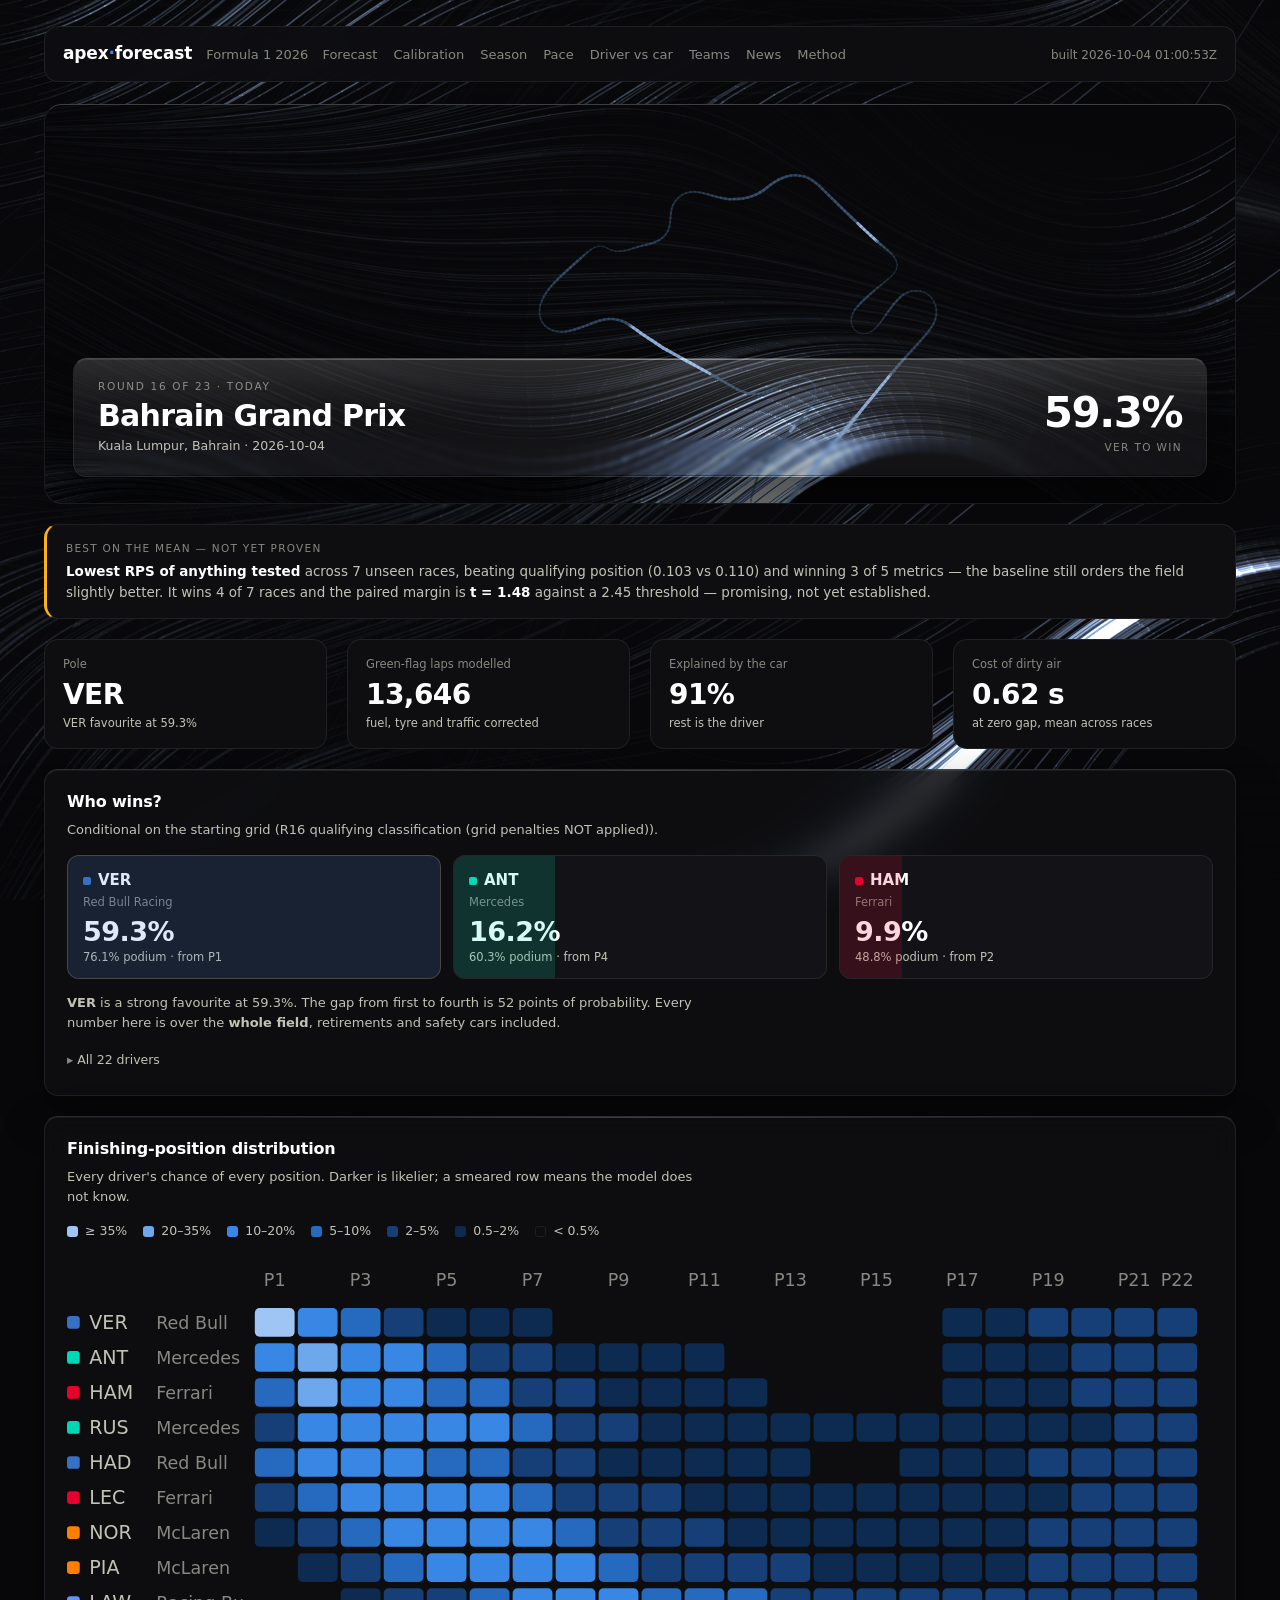
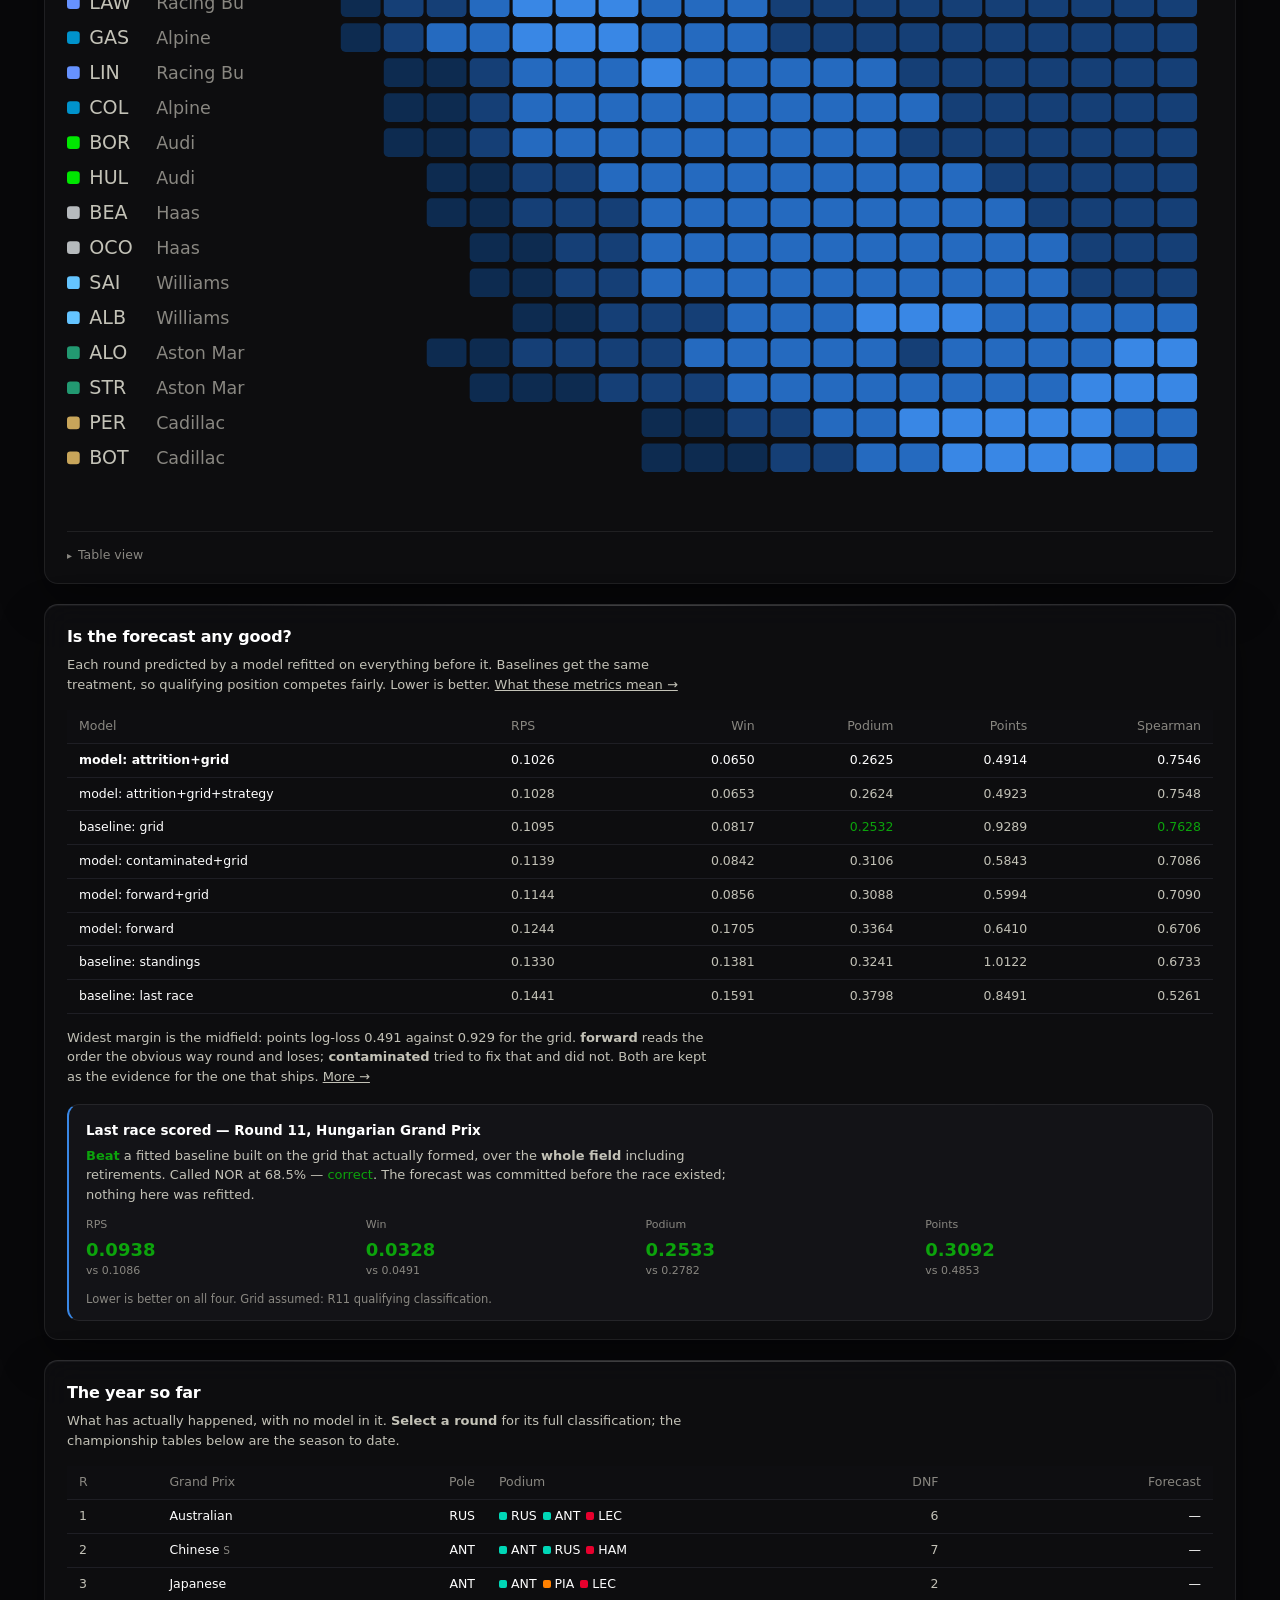
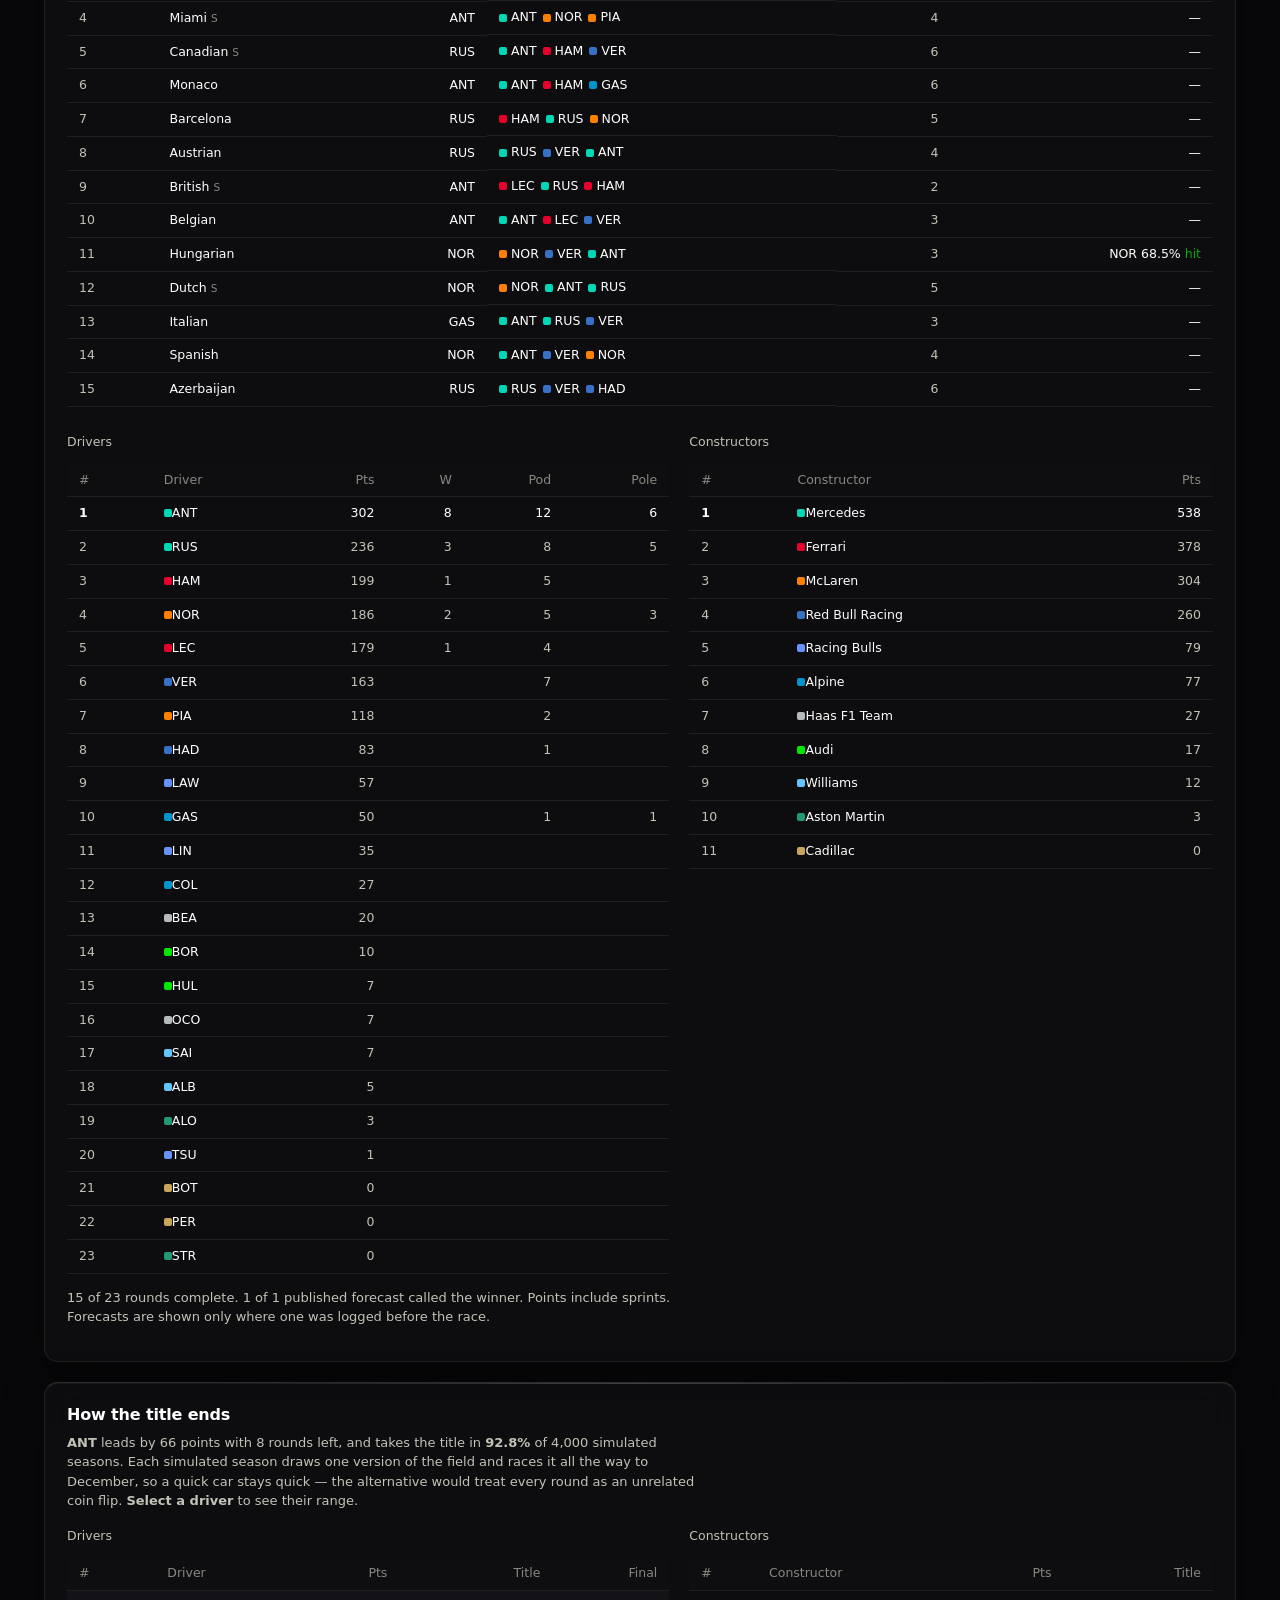
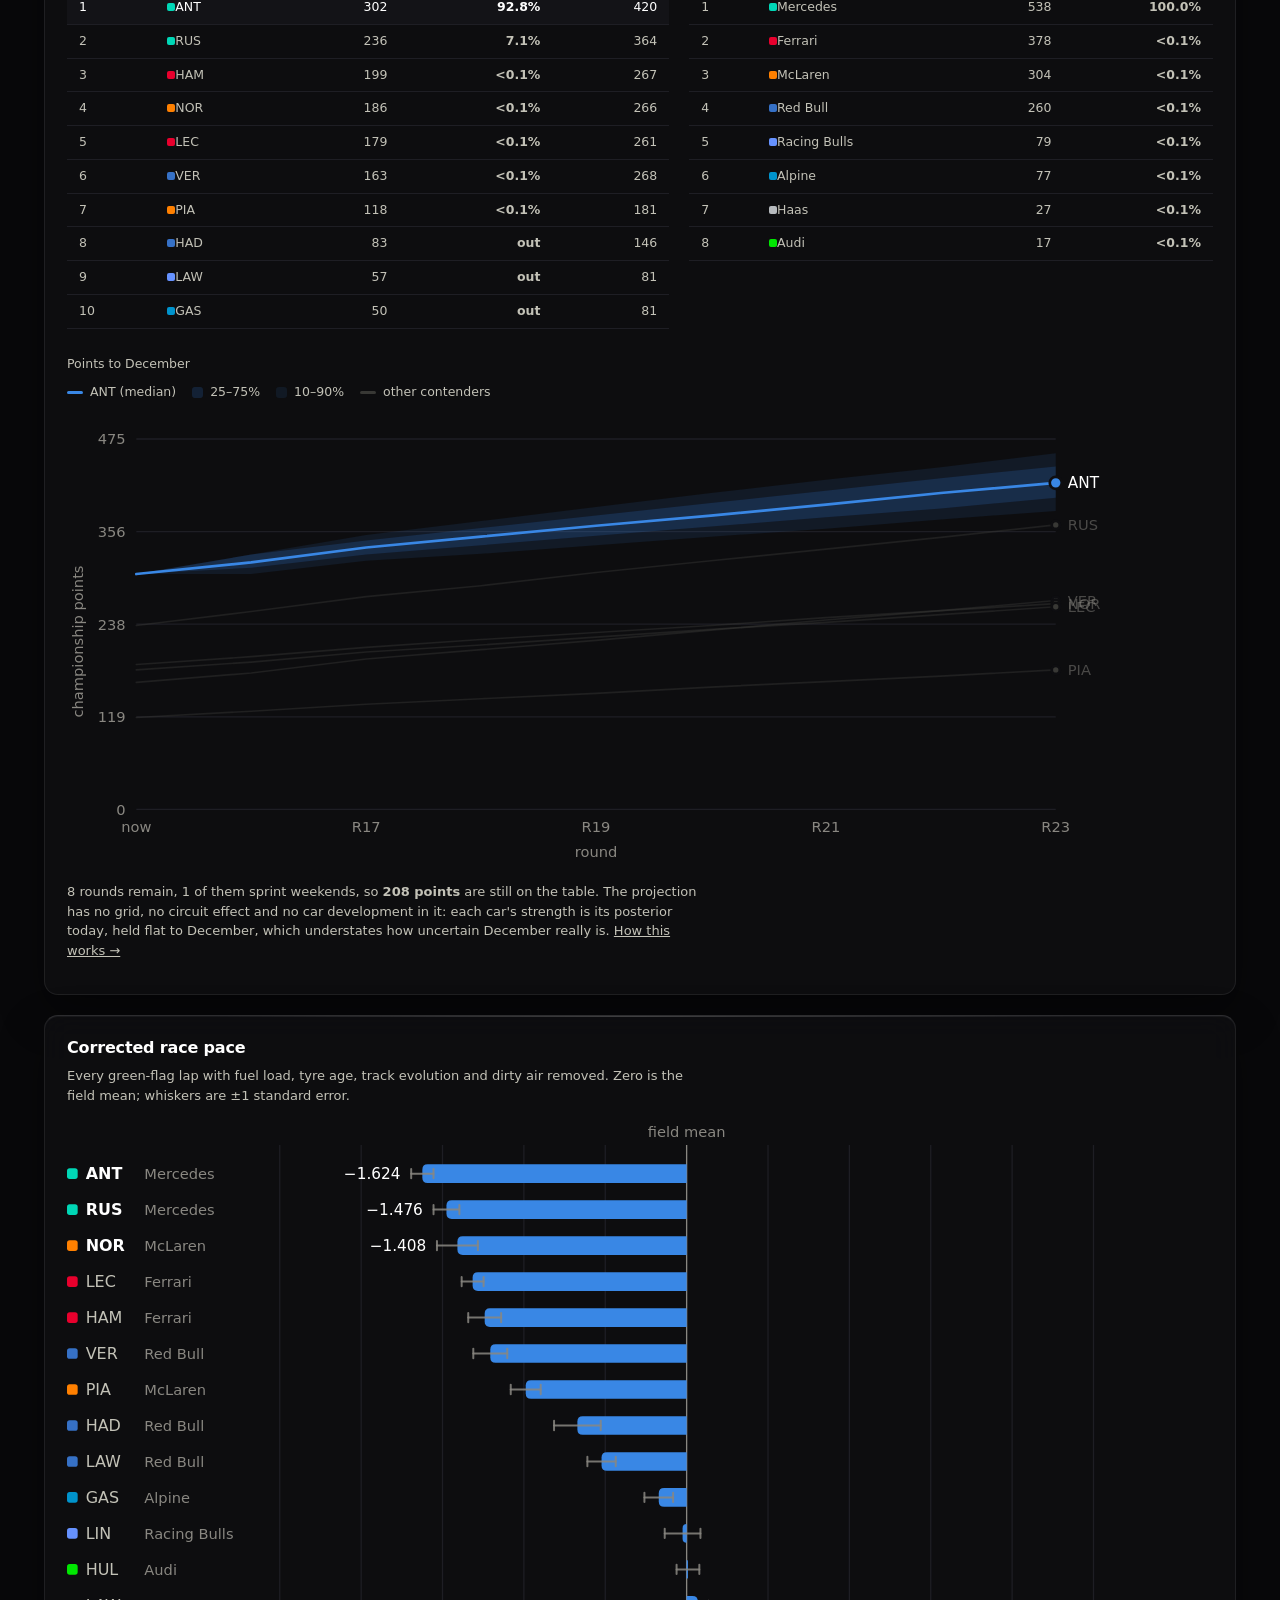
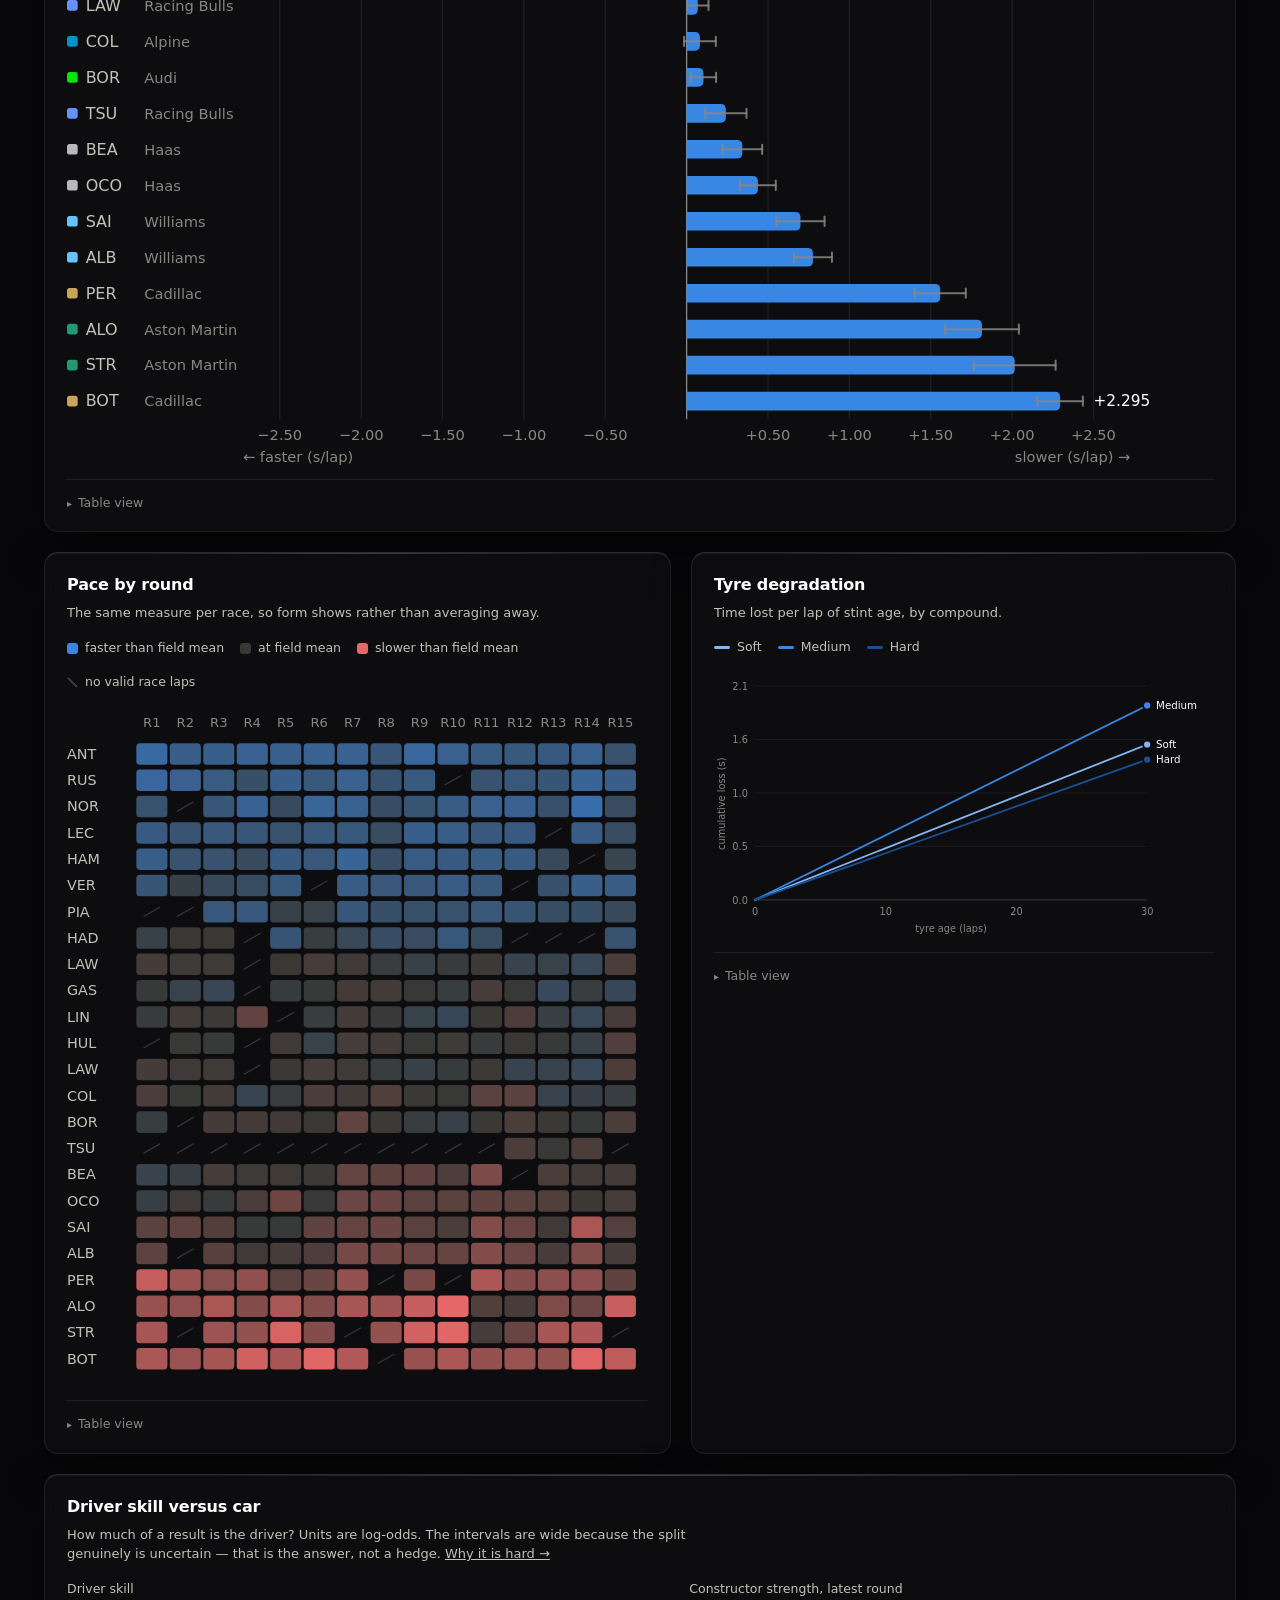
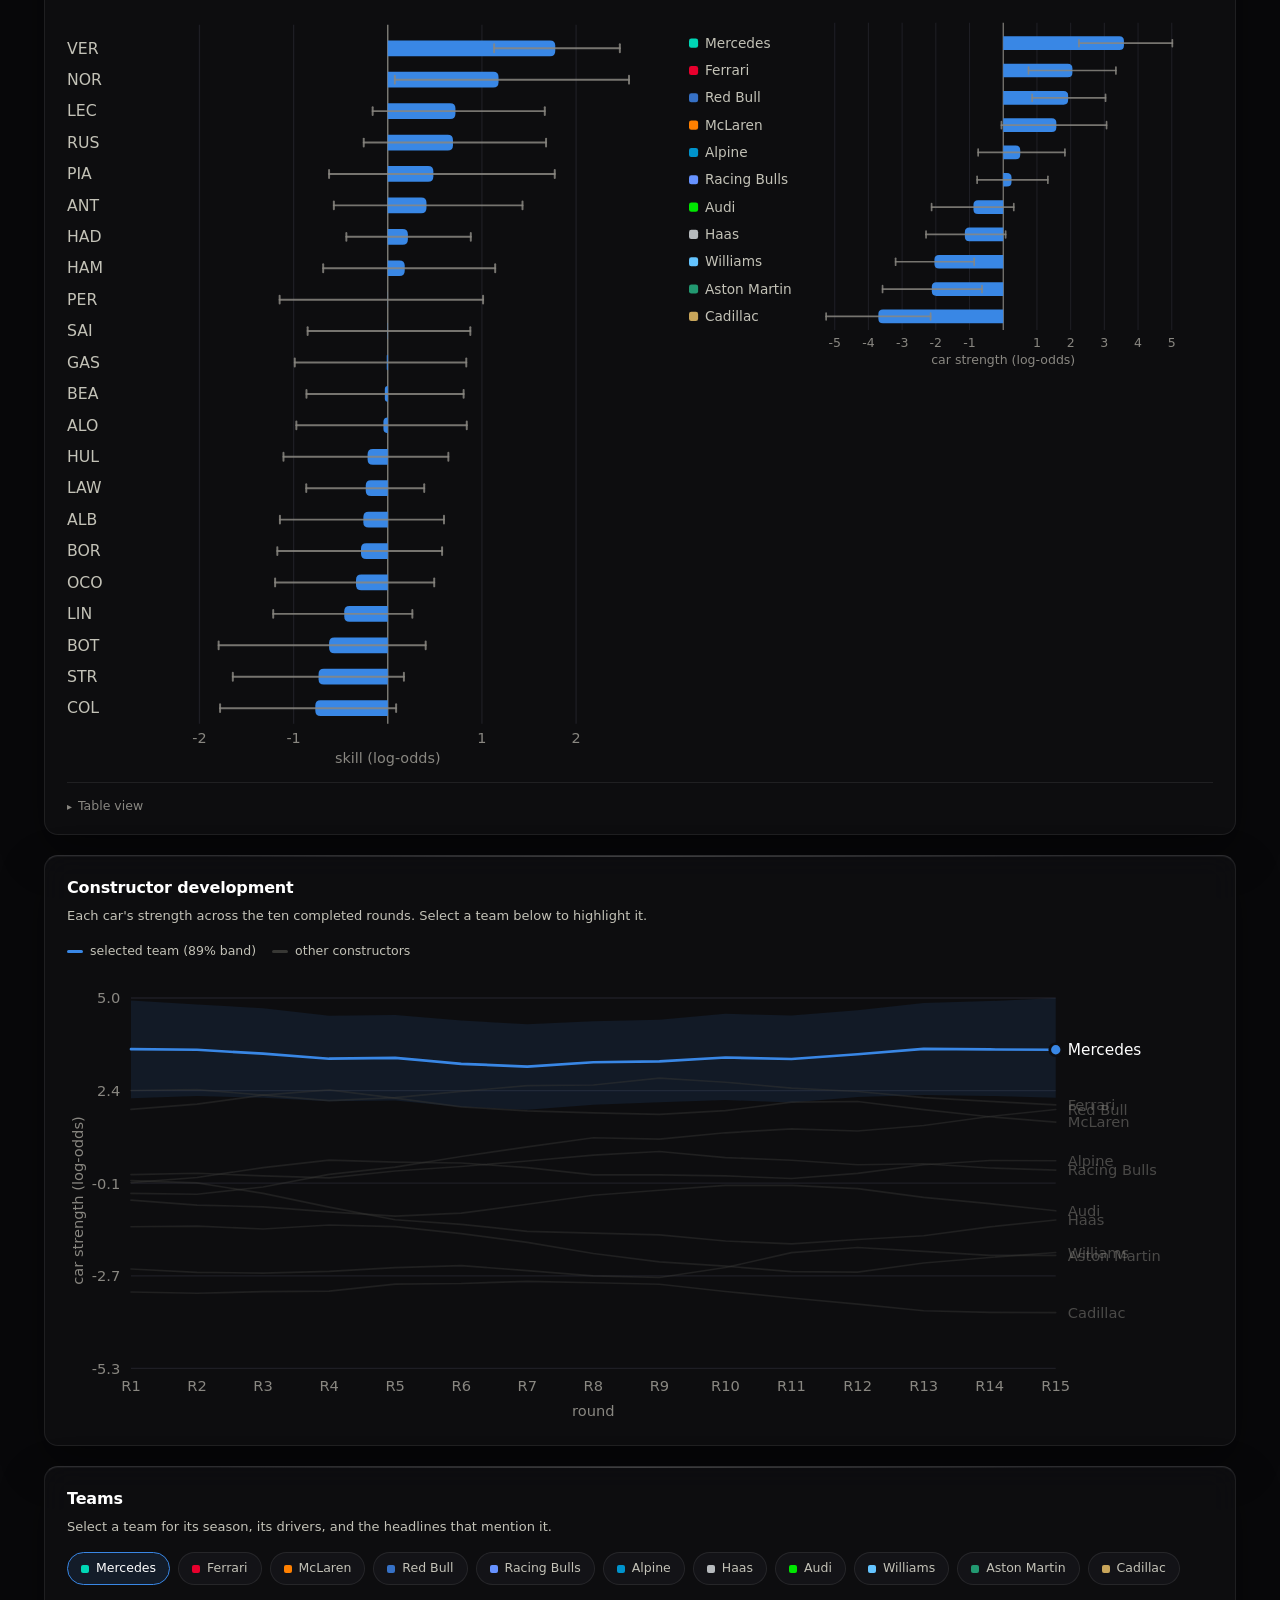
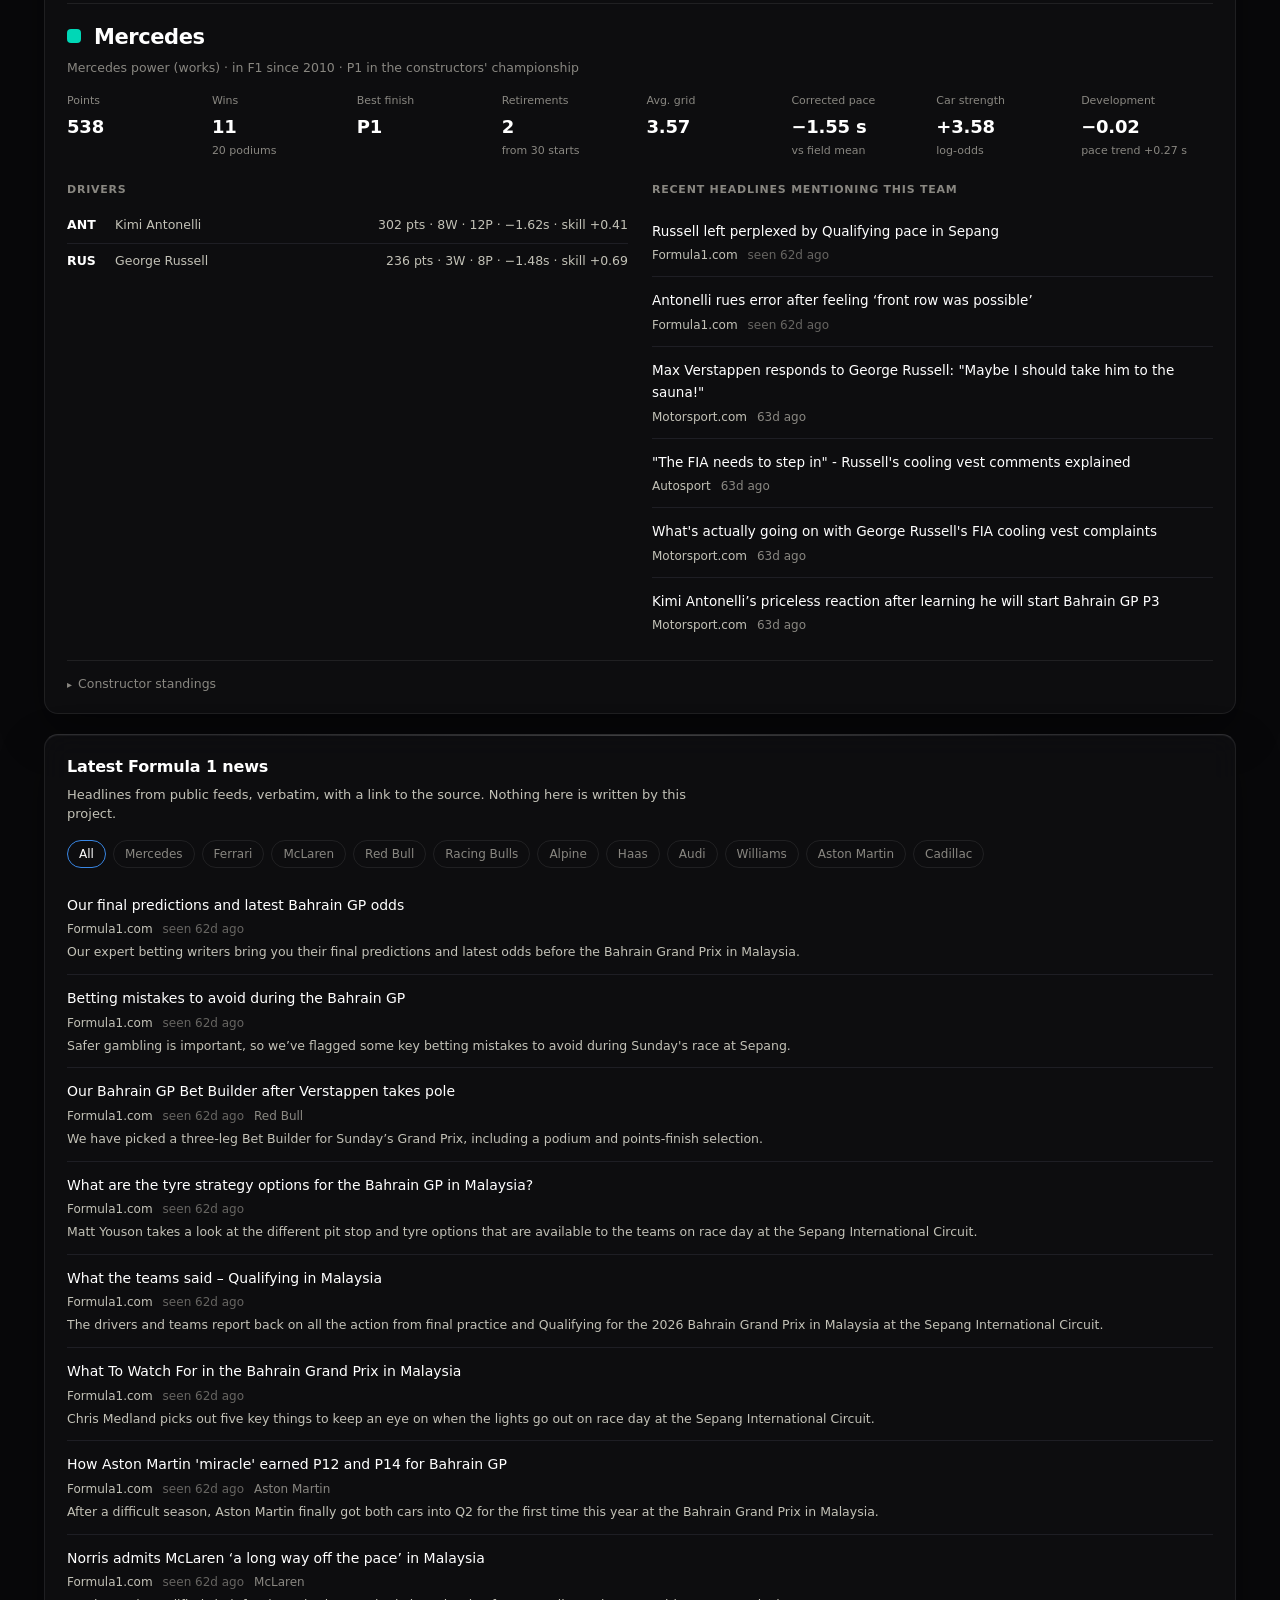
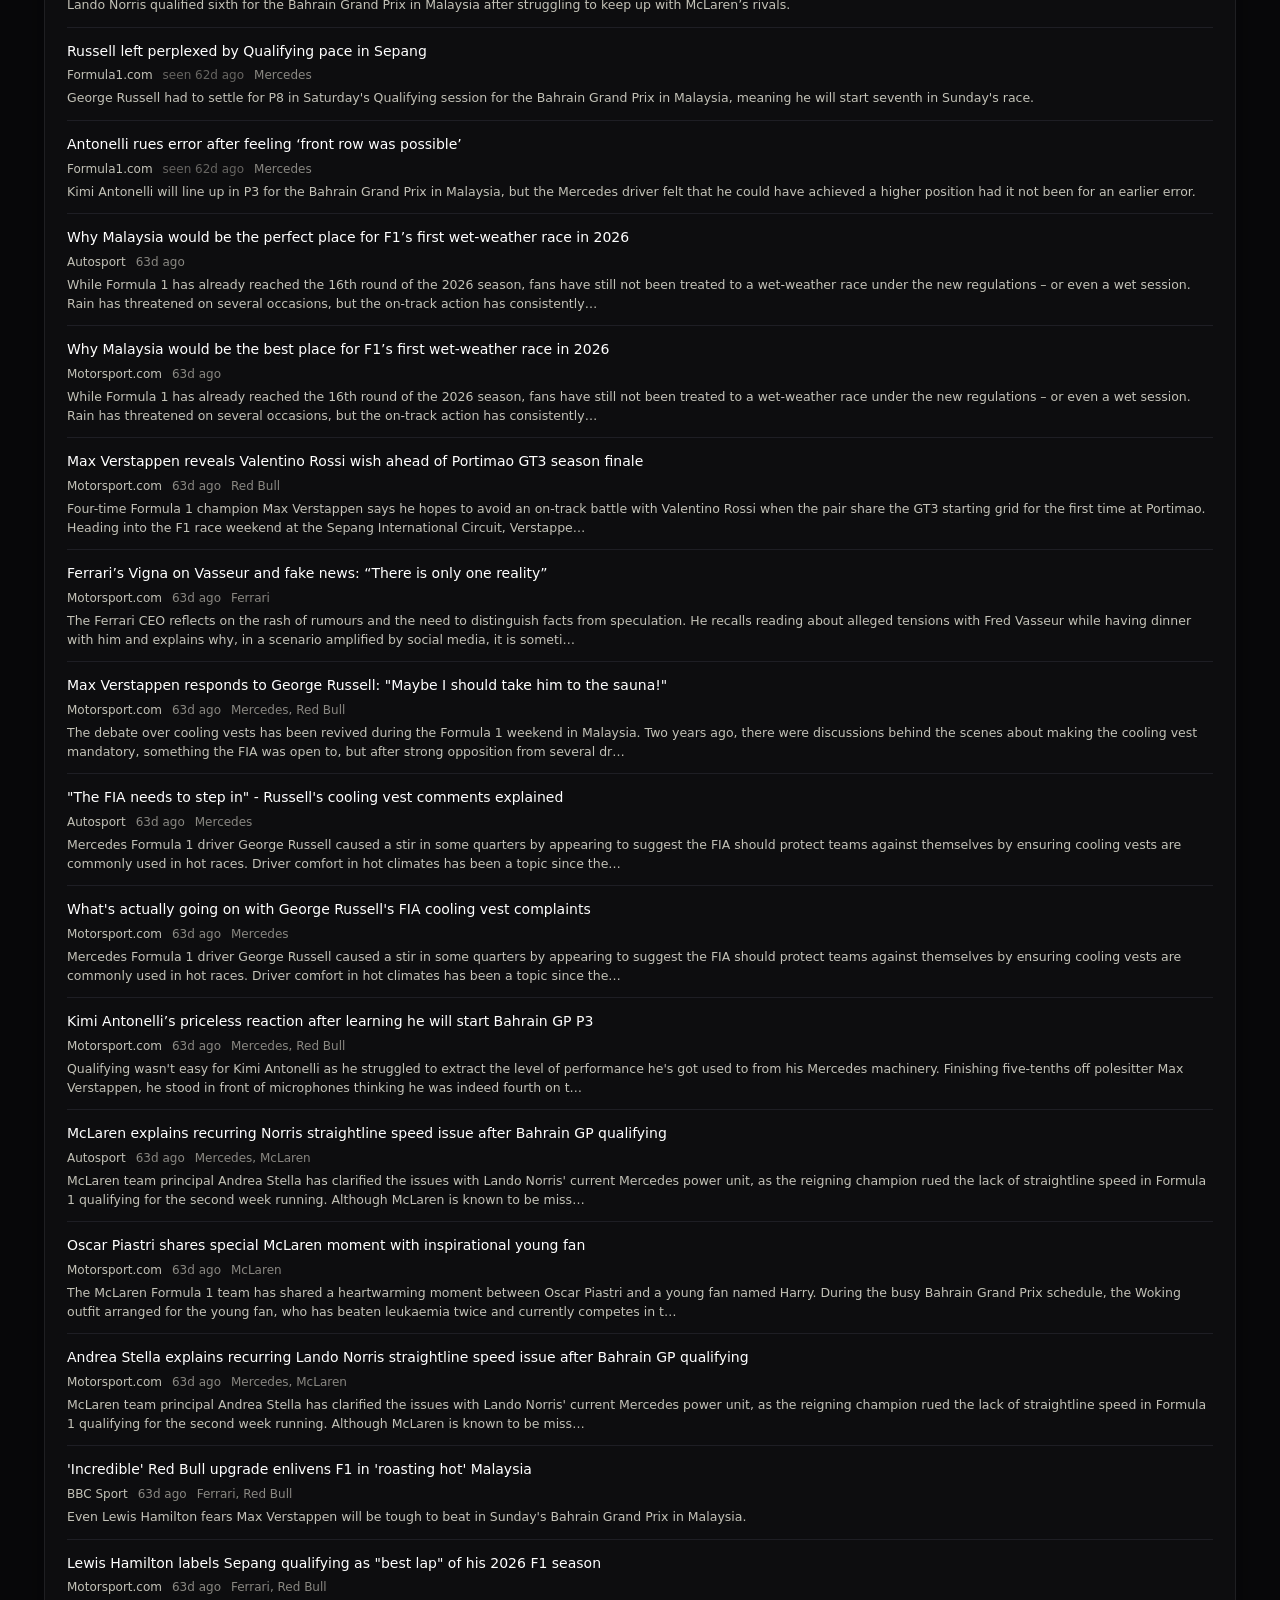
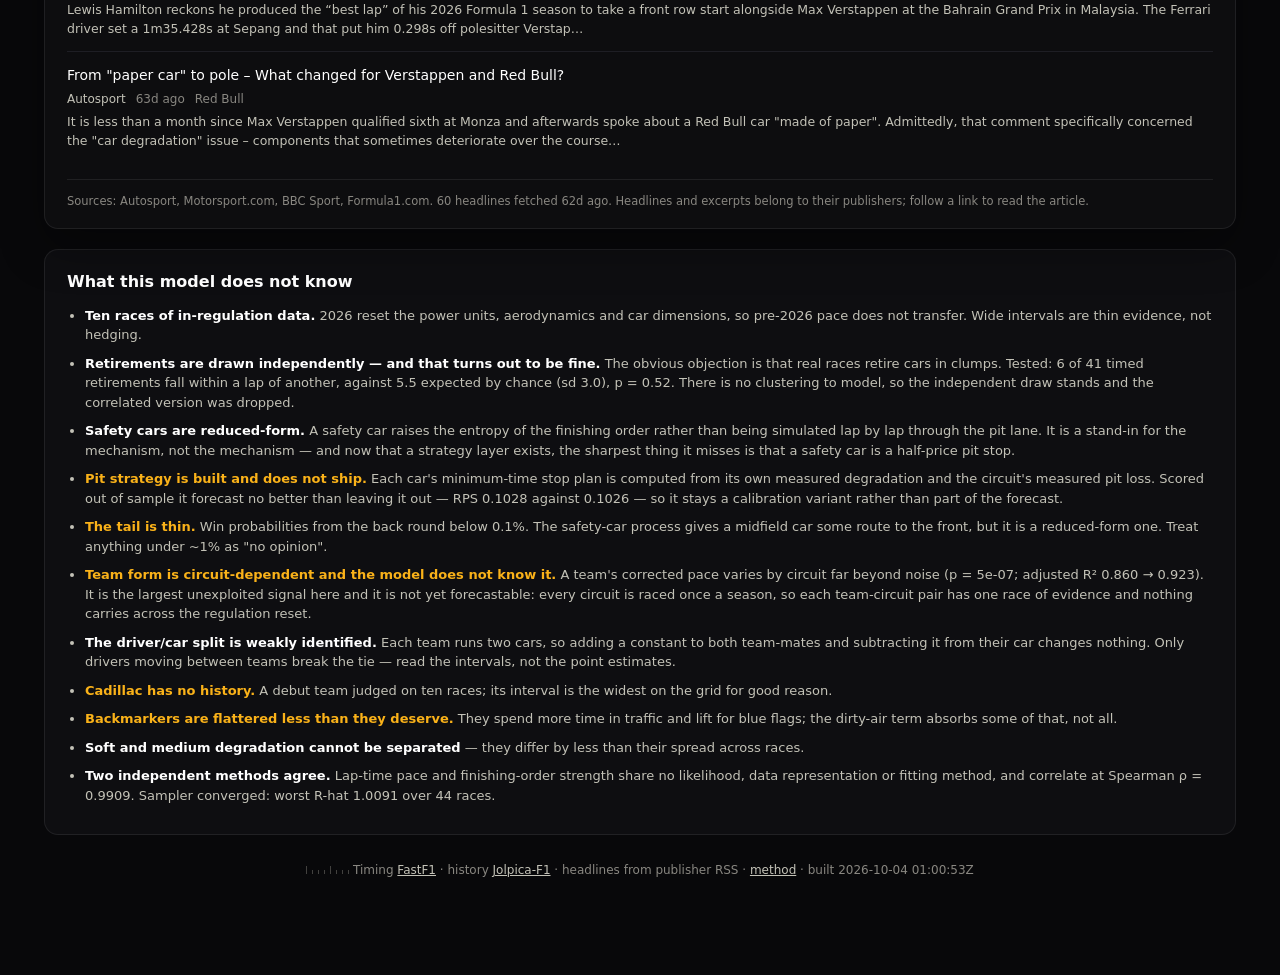
<file: web/index.html>
<!doctype html>
<html lang="en">
<head>
<meta charset="utf-8">
<meta name="viewport" content="width=device-width, initial-scale=1">
<title>apex-forecast — F1 2026 race forecasting</title>
<meta name="description" content="Probabilistic Formula 1 race forecasting for the 2026 regulation era: pace deconvolution, driver-versus-car separation, and out-of-sample calibrated finishing-order predictions.">
<!-- Assets carry a version query so a redeploy cannot be served from a stale cache.
     Bump ?v= whenever style.css, app.js or hero.js changes. -->
<link rel="stylesheet" href="assets/style.css?v=27">
</head>
<body>
<!-- The field sits behind the whole document and flows with the scroll. Fixed, so it
     drifts rather than scrolling with the content; aria-hidden, because it carries no
     information. -->
<canvas id="silk-bg" aria-hidden="true"></canvas>
<div class="wrap">

  <div class="masthead">
    <div class="mark">apex<span>·</span>forecast</div>
    <div class="tagline">Formula 1 2026</div>
    <nav class="topnav" aria-label="Sections">
      <a href="#forecast">Forecast</a>
      <a href="#calibration">Calibration</a>
      <a href="#season">Season</a>
      <a href="#pace">Pace</a>
      <a href="#split">Driver vs car</a>
      <a href="#teams">Teams</a>
      <a href="#news">News</a>
      <a href="method.html">Method</a>
    </nav>
    <div class="stamp" id="stamp"></div>
  </div>

  <!-- ============ HERO — the one glass moment ============ -->
  <section class="hero">
    <canvas class="silk" id="silk"></canvas>
    <div class="art" id="track-art"></div>
    <div class="vig"></div>
    <div class="hero-card glass">
      <div>
        <div class="eyebrow" id="hero-eyebrow">Next race</div>
        <div class="h-name" id="race-name">—</div>
        <div class="h-meta" id="race-meta"></div>
      </div>
      <div class="h-stat">
        <div class="v" id="hero-stat">—</div>
        <div class="k" id="hero-stat-k"></div>
      </div>
    </div>
  </section>

  <div class="verdict" id="verdict"></div>

  <section class="tiles" id="tiles"></section>

  <!-- ============ FORECAST ============ -->
  <section class="card" id="forecast">
    <h2>Who wins?</h2>
    <p class="desc" id="forecast-read">
      Win probability over the <b>whole field</b>, retirements and safety cars included.
    </p>

    <!-- The answer first, in three tiles. The chart below is the detail; most readers
         want the headline and a sense of how open the race is, not 22 bars. -->
    <div class="contenders" id="contenders"></div>
    <p class="openness" id="openness"></p>

    <details class="more">
      <summary>All 22 drivers</summary>
      <div class="chart-scroll"><div id="win-chart"></div></div>
      <div class="table-scroll">
        <table id="forecast-table">
          <thead><tr>
            <th>Driver</th><th>Team</th><th>Grid</th><th>Finishes</th><th>Win</th><th>Podium</th><th>Points</th><th>Exp. finish</th>
          </tr></thead>
          <tbody></tbody>
        </table>
      </div>
    </details>
  </section>

  <section class="card">
    <h2>Finishing-position distribution</h2>
    <p class="desc">Every driver's chance of every position. Darker is likelier; a smeared row means the model does not know.</p>
    <ul class="legend" id="matrix-legend"></ul>
    <div class="chart-scroll"><div id="matrix-chart"></div></div>
    <details class="table-view">
      <summary>Table view</summary>
      <div class="table-scroll"><table id="matrix-table"><thead><tr></tr></thead><tbody></tbody></table></div>
    </details>
  </section>

  <!-- ============ CALIBRATION ============ -->
  <section class="card" id="calibration">
    <h2>Is the forecast any good?</h2>
    <p class="desc">
      Each round predicted by a model refitted on everything before it. Baselines get the same
      treatment, so qualifying position competes fairly. Lower is better.
      <a href="method.html#calibration">What these metrics mean →</a>
    </p>
    <div class="table-scroll">
      <table id="calib-table">
        <thead><tr>
          <th>Model</th><th>RPS</th><th>Win</th><th>Podium</th><th>Points</th><th>Spearman</th>
        </tr></thead>
        <tbody></tbody>
      </table>
    </div>
    <p class="desc" id="calib-note" style="margin-top:14px"></p>

    <!-- The last race, scored against the forecast published before it. The walk-forward
         above is the model's average; this is the single result it cannot re-run. -->
    <div class="postrace" id="postrace" hidden></div>
  </section>

  <!-- ============ SEASON SO FAR ============ -->
  <section class="card" id="season">
    <h2>The year so far</h2>
    <p class="desc">
      What has actually happened, with no model in it. <b>Select a round</b> for its full
      classification; the championship tables below are the season to date.
    </p>
    <div class="table-scroll">
      <table id="season-races">
        <thead><tr>
          <th>R</th><th>Grand Prix</th><th>Pole</th><th>Podium</th>
          <th>DNF</th><th>Forecast</th>
        </tr></thead>
        <tbody></tbody>
      </table>
    </div>
    <!-- Full result for whichever round is selected. Progressive disclosure: the table
         above is the season at a glance, this is the one race you asked about. -->
    <div class="race-detail" id="race-detail" hidden></div>

    <div class="grid-2" style="margin-top:26px">
      <div>
        <h3 class="sub-h">Drivers</h3>
        <div class="table-scroll">
          <table id="season-drivers">
            <thead><tr>
              <th>#</th><th>Driver</th><th>Pts</th><th>W</th><th>Pod</th><th>Pole</th>
            </tr></thead>
            <tbody></tbody>
          </table>
        </div>
      </div>
      <div>
        <h3 class="sub-h">Constructors</h3>
        <div class="table-scroll">
          <table id="season-constructors">
            <thead><tr><th>#</th><th>Constructor</th><th>Pts</th></tr></thead>
            <tbody></tbody>
          </table>
        </div>
      </div>
    </div>
    <p class="desc" id="season-note" style="margin-top:14px"></p>
  </section>

  <!-- ============ CHAMPIONSHIP ============ -->
  <section class="card" id="championship" hidden>
    <h2>How the title ends</h2>
    <p class="desc" id="champ-read"></p>
    <div class="grid-2">
      <div>
        <h3 class="sub-h">Drivers</h3>
        <div class="table-scroll">
          <table id="champ-drivers">
            <thead><tr><th>#</th><th>Driver</th><th>Pts</th><th>Title</th><th>Final</th></tr></thead>
            <tbody></tbody>
          </table>
        </div>
      </div>
      <div>
        <h3 class="sub-h">Constructors</h3>
        <div class="table-scroll">
          <table id="champ-teams">
            <thead><tr><th>#</th><th>Constructor</th><th>Pts</th><th>Title</th></tr></thead>
            <tbody></tbody>
          </table>
        </div>
      </div>
    </div>
    <h3 class="sub-h" style="margin-top:26px">Points to December</h3>
    <ul class="legend" id="champ-legend"></ul>
    <div class="chart-scroll"><div id="champ-chart"></div></div>
    <p class="desc" id="champ-note" style="margin-top:14px"></p>
  </section>

  <!-- ============ PACE ============ -->
  <section class="card" id="pace">
    <h2>Corrected race pace</h2>
    <p class="desc">
      Every green-flag lap with fuel load, tyre age, track evolution and dirty air removed.
      Zero is the field mean; whiskers are ±1 standard error.
    </p>
    <div class="chart-scroll"><div id="pace-chart"></div></div>
    <details class="table-view">
      <summary>Table view</summary>
      <div class="table-scroll">
        <table id="pace-table">
          <thead><tr>
            <th>#</th><th>Driver</th><th>Team</th><th>Pace (s)</th>
            <th>SE (s)</th><th>SD (s)</th><th>Races</th><th>Laps</th>
          </tr></thead>
          <tbody></tbody>
        </table>
      </div>
    </details>
  </section>

  <div class="grid-2">
    <section class="card">
      <h2>Pace by round</h2>
      <p class="desc">The same measure per race, so form shows rather than averaging away.</p>
      <ul class="legend" id="form-legend"></ul>
      <div class="chart-scroll"><div id="form-chart"></div></div>
      <details class="table-view">
        <summary>Table view</summary>
        <div class="table-scroll"><table id="form-table"><thead><tr></tr></thead><tbody></tbody></table></div>
      </details>
    </section>

    <section class="card">
      <h2>Tyre degradation</h2>
      <p class="desc">Time lost per lap of stint age, by compound.</p>
      <ul class="legend" id="deg-legend"></ul>
      <div id="deg-chart"></div>
      <details class="table-view">
        <summary>Table view</summary>
        <div class="table-scroll">
          <table id="deg-table">
            <thead><tr>
              <th>Compound</th><th>s/lap</th><th>SD</th><th>@30 laps</th><th>Races</th><th>Laps</th>
            </tr></thead>
            <tbody></tbody>
          </table>
        </div>
      </details>
    </section>
  </div>

  <!-- ============ DRIVER VS CAR ============ -->
  <section class="card" id="split">
    <h2>Driver skill versus car</h2>
    <p class="desc">
      How much of a result is the driver? Units are log-odds. The intervals are wide because
      the split genuinely is uncertain — that is the answer, not a hedge.
      <a href="method.html#split">Why it is hard →</a>
    </p>
    <div class="grid-2">
      <div>
        <h3 class="sub-h">Driver skill</h3>
        <div class="chart-scroll"><div id="skill-chart"></div></div>
      </div>
      <div>
        <h3 class="sub-h">Constructor strength, latest round</h3>
        <div class="chart-scroll"><div id="cons-chart"></div></div>
      </div>
    </div>
    <details class="table-view">
      <summary>Table view</summary>
      <div class="table-scroll">
        <table id="skill-table">
          <thead><tr><th>Driver</th><th>Skill</th><th>89% low</th><th>89% high</th></tr></thead>
          <tbody></tbody>
        </table>
      </div>
    </details>
  </section>

  <section class="card">
    <h2>Constructor development</h2>
    <p class="desc">Each car's strength across the ten completed rounds. Select a team below to highlight it.</p>
    <ul class="legend" id="dev-legend"></ul>
    <div class="chart-scroll"><div id="dev-chart"></div></div>
  </section>

  <!-- ============ TEAMS ============ -->
  <section class="card" id="teams">
    <h2>Teams</h2>
    <p class="desc">Select a team for its season, its drivers, and the headlines that mention it.</p>
    <div class="team-chips" id="team-chips" role="tablist" aria-label="Select a team"></div>
    <div id="team-detail" class="team-detail" role="tabpanel"></div>
    <details class="table-view">
      <summary>Constructor standings</summary>
      <div class="table-scroll">
        <table id="standings-table">
          <thead><tr>
            <th>#</th><th>Team</th><th>Power unit</th><th>Points</th><th>Wins</th>
            <th>Podiums</th><th>DNFs</th><th>Pace (s)</th><th>Strength</th>
          </tr></thead>
          <tbody></tbody>
        </table>
      </div>
    </details>
  </section>

  <!-- ============ NEWS ============ -->
  <section class="card" id="news">
    <h2>Latest Formula 1 news</h2>
    <p class="desc">Headlines from public feeds, verbatim, with a link to the source. Nothing here is written by this project.</p>
    <div class="news-filter" id="news-filter"></div>
    <ul class="news-list" id="news-list"></ul>
    <div class="news-sources" id="news-sources"></div>
  </section>

  <!-- ============ LIMITS — the one long-form block, deliberately last ============ -->
  <section class="notes" id="notes">
    <h2>What this model does not know</h2>
    <ul>
      <li><b>Ten races of in-regulation data.</b> 2026 reset the power units, aerodynamics and car
        dimensions, so pre-2026 pace does not transfer. Wide intervals are thin evidence, not
        hedging.</li>
      <li><b>Retirements are drawn independently — and that turns out to be fine.</b> The obvious
        objection is that real races retire cars in clumps. Tested: 6 of 41 timed retirements fall
        within a lap of another, against 5.5 expected by chance (sd 3.0), p = 0.52. There is no
        clustering to model, so the independent draw stands and the correlated version was dropped.</li>
      <li><b>Safety cars are reduced-form.</b> A safety car raises the entropy of the finishing
        order rather than being simulated lap by lap through the pit lane. It is a stand-in for
        the mechanism, not the mechanism — and now that a strategy layer exists, the sharpest
        thing it misses is that a safety car is a half-price pit stop.</li>
      <li><b class="caveat">Pit strategy is built and does not ship.</b> Each car's minimum-time
        stop plan is computed from its own measured degradation and the circuit's measured pit
        loss. Scored out of sample it forecast no better than leaving it out — RPS 0.1028 against
        0.1026 — so it stays a calibration variant rather than part of the forecast.</li>
      <li><b class="caveat">The tail is thin.</b> Win probabilities from the back round below 0.1%.
        The safety-car process gives a midfield car some route to the front, but it is a
        reduced-form one. Treat anything under ~1% as "no opinion".</li>
      <li><b class="caveat">Team form is circuit-dependent and the model does not know it.</b> A
        team's corrected pace varies by circuit far beyond noise (p = 5e-07; adjusted R² 0.860 →
        0.923). It is the largest unexploited signal here and it is not yet forecastable: every
        circuit is raced once a season, so each team-circuit pair has one race of evidence and
        nothing carries across the regulation reset.</li>
      <li><b>The driver/car split is weakly identified.</b> Each team runs two cars, so adding a
        constant to both team-mates and subtracting it from their car changes nothing. Only drivers
        moving between teams break the tie — read the intervals, not the point estimates.</li>
      <li><b class="caveat">Cadillac has no history.</b> A debut team judged on ten races; its
        interval is the widest on the grid for good reason.</li>
      <li><b class="caveat">Backmarkers are flattered less than they deserve.</b> They spend more
        time in traffic and lift for blue flags; the dirty-air term absorbs some of that, not all.</li>
      <li><b>Soft and medium degradation cannot be separated</b> — they differ by less than their
        spread across races.</li>
      <li><b>Two independent methods agree.</b> Lap-time pace and finishing-order strength share no
        likelihood, data representation or fitting method, and correlate at
        <span id="rho-note">—</span> <span id="conv-note">—</span></li>
    </ul>
  </section>

  <footer class="foot">
    <span class="ticks"><i></i><i></i><i></i><i></i><i></i><i></i><i></i><i></i></span>
    Timing <a href="https://docs.fastf1.dev/">FastF1</a> ·
    history <a href="https://github.com/jolpica/jolpica-f1">Jolpica-F1</a> ·
    headlines from publisher RSS ·
    <a href="method.html">method</a> ·
    <span id="foot-stamp"></span>
  </footer>
</div>

<div class="tip" id="tip" role="status" aria-live="polite"></div>
<script type="module" src="assets/bg.js?v=27"></script>
<script src="assets/app.js?v=27"></script>
<script type="module" src="assets/hero.js?v=27"></script>
</body>
</html>
</file>
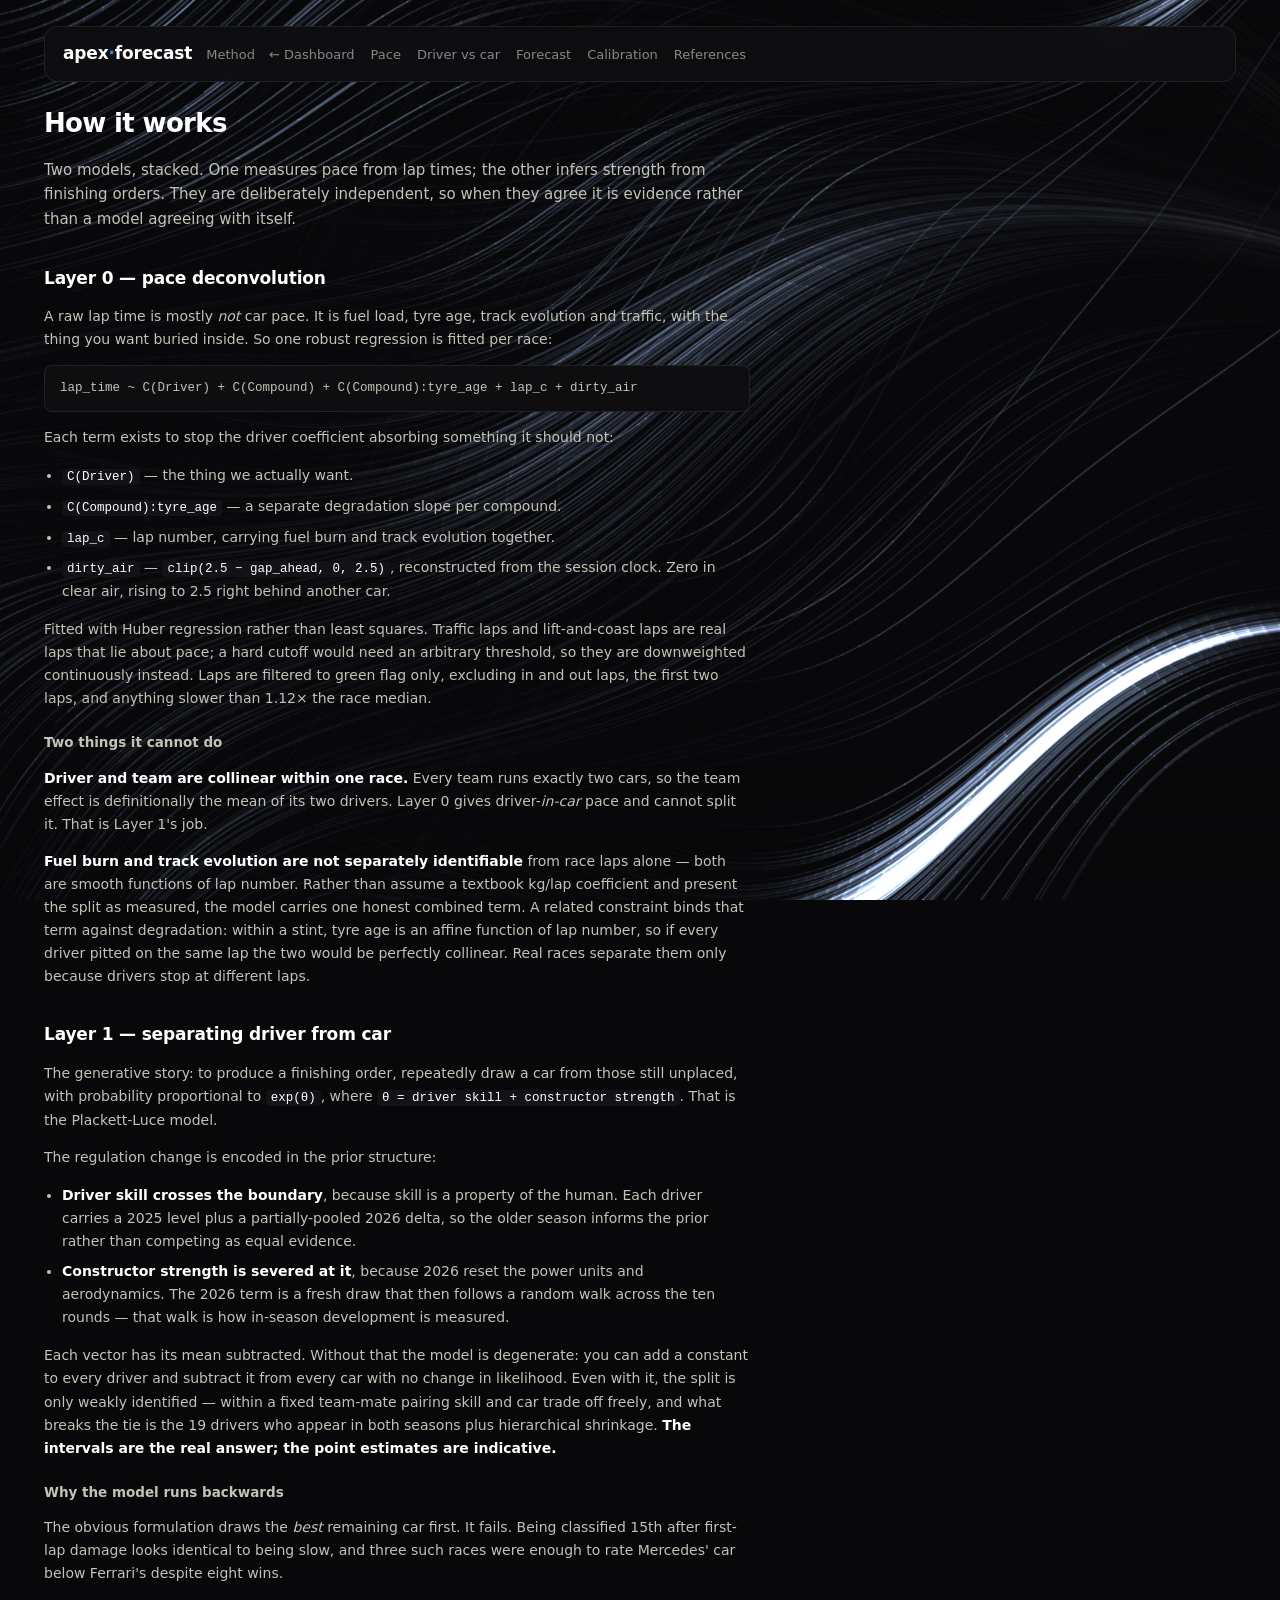
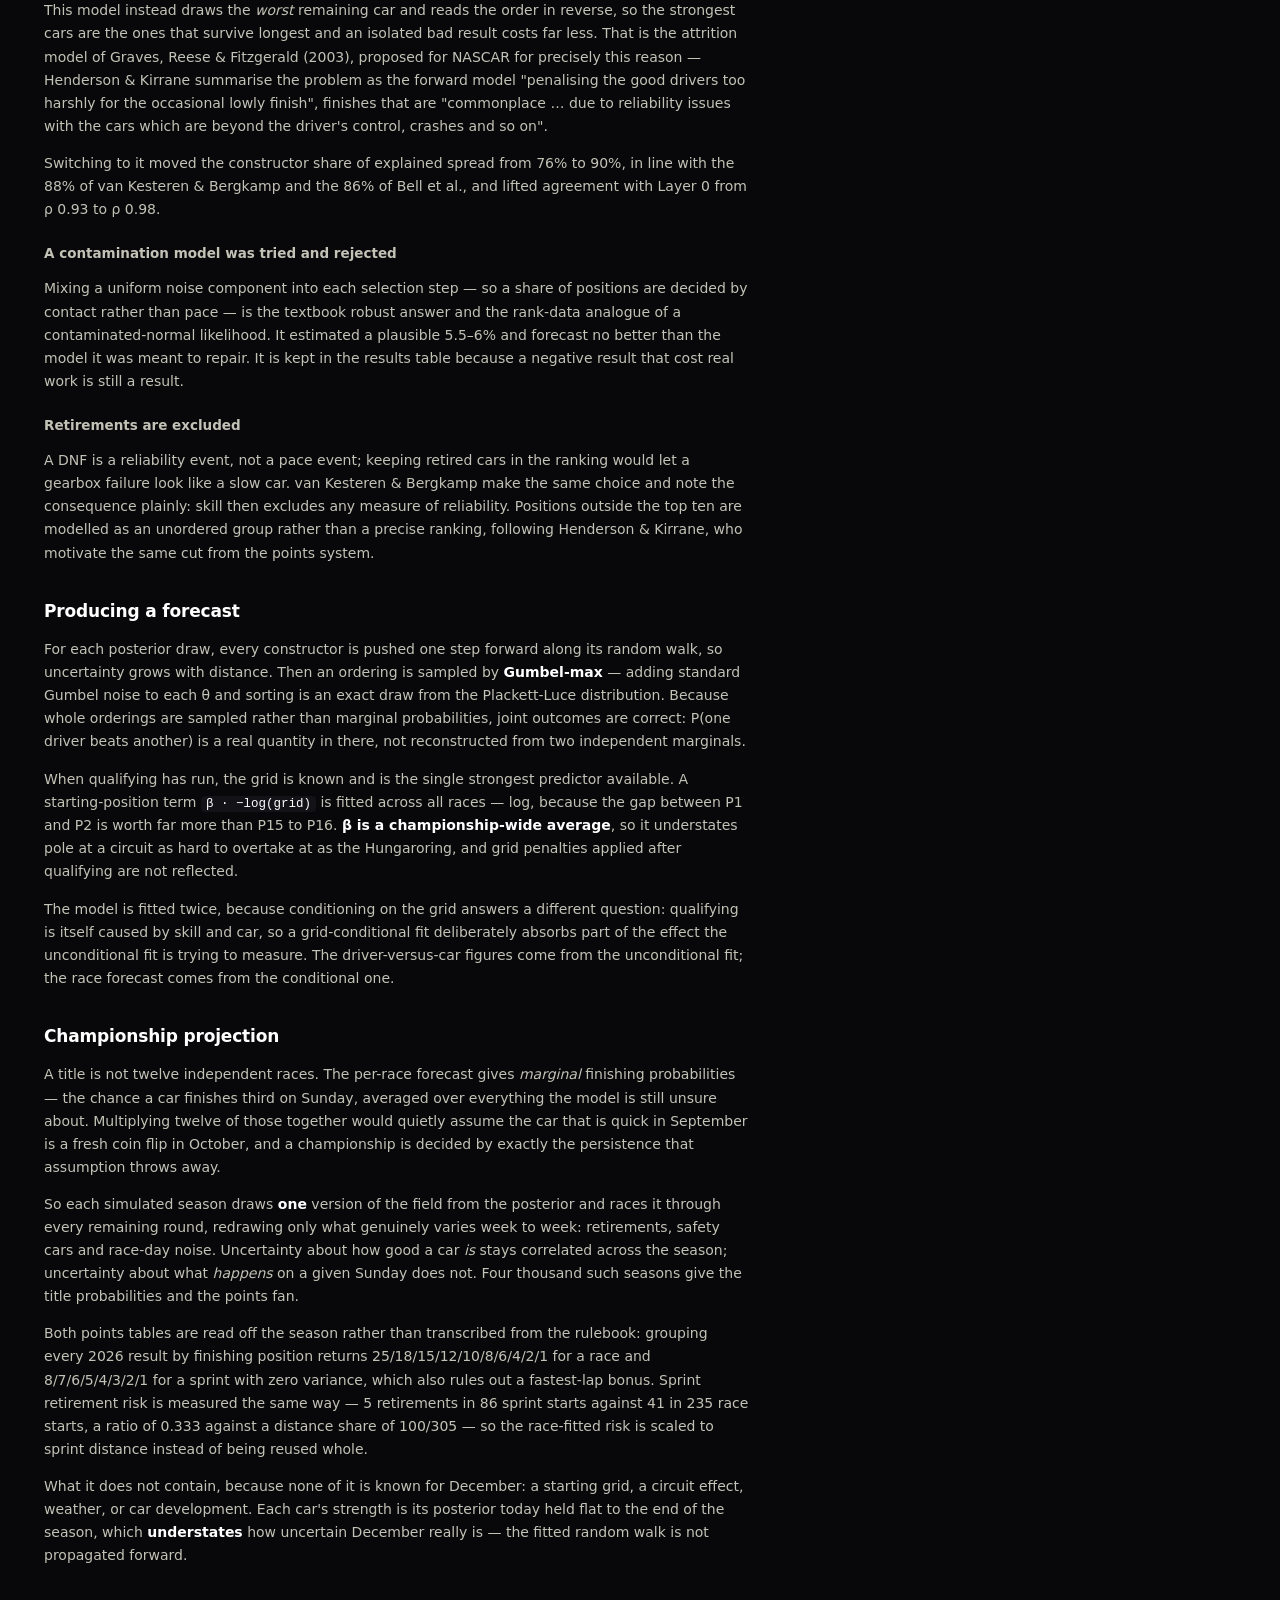
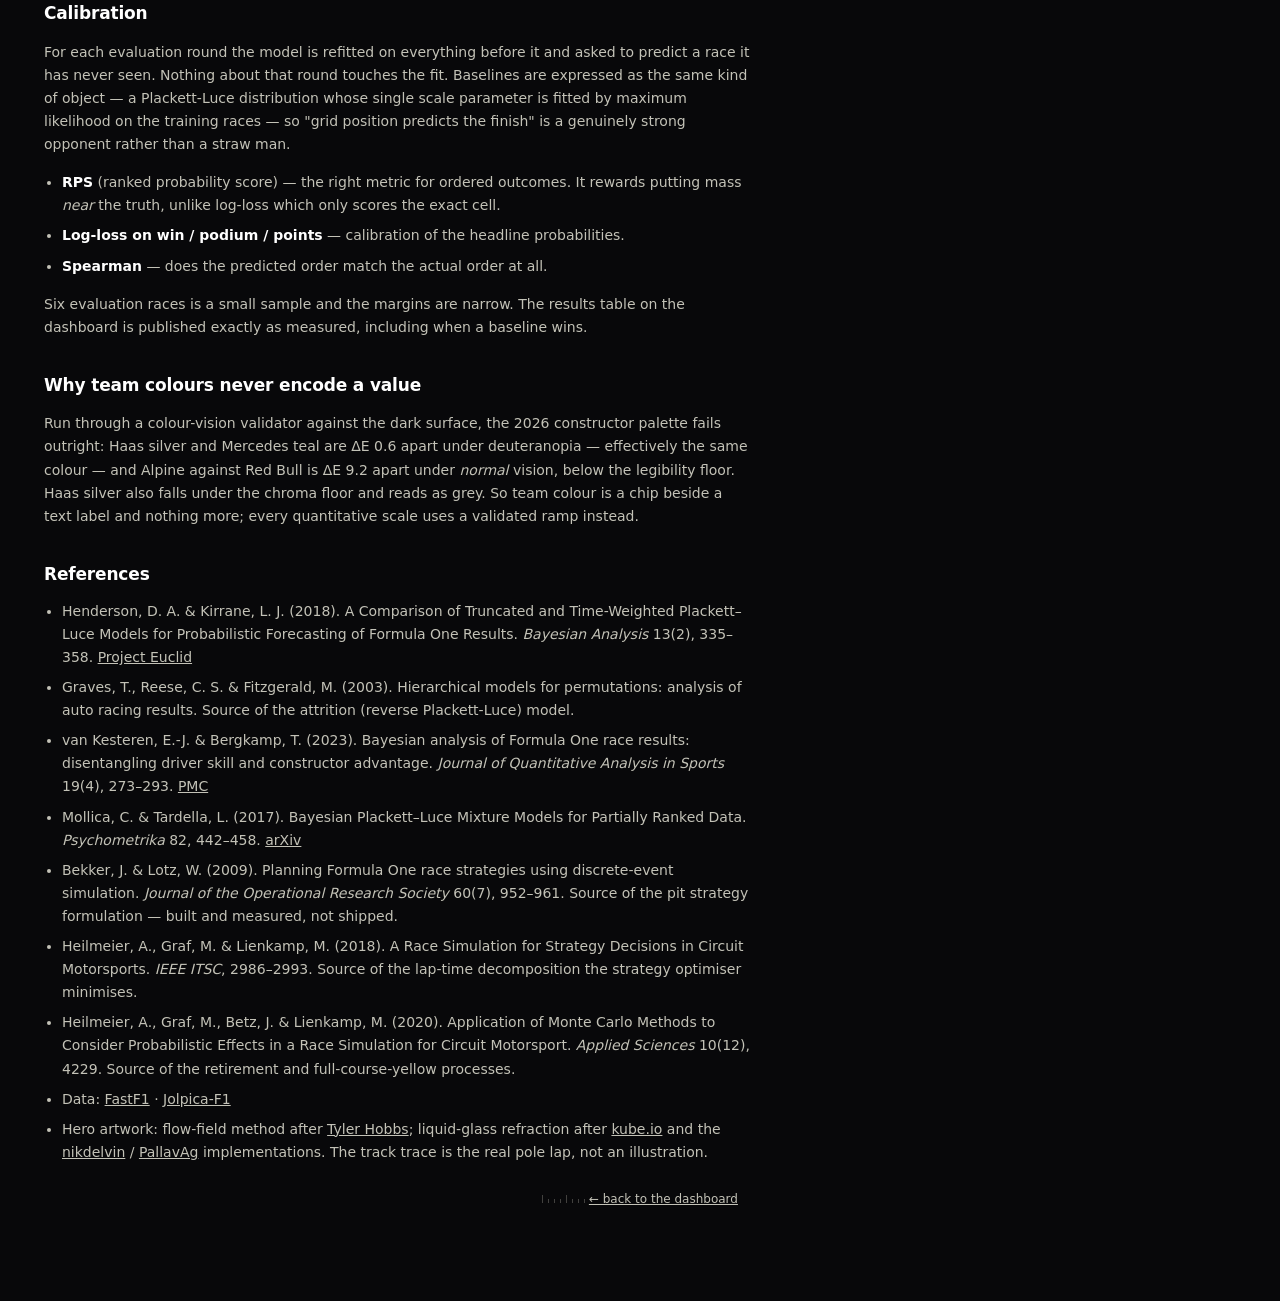
<file: web/method.html>
<!doctype html>
<html lang="en">
<head>
<meta charset="utf-8">
<meta name="viewport" content="width=device-width, initial-scale=1">
<title>apex-forecast — method</title>
<meta name="description" content="How the apex-forecast Formula 1 model works: pace deconvolution, rank-ordered logit, the attrition likelihood, and out-of-sample calibration.">
<link rel="stylesheet" href="assets/style.css?v=27">
</head>
<body>
<canvas id="silk-bg" aria-hidden="true"></canvas>
<div class="wrap">

  <div class="masthead">
    <div class="mark">apex<span>·</span>forecast</div>
    <div class="tagline">Method</div>
    <nav class="topnav" aria-label="Sections">
      <a href="index.html">← Dashboard</a>
      <a href="#layer0">Pace</a>
      <a href="#split">Driver vs car</a>
      <a href="#forecast">Forecast</a>
      <a href="#calibration">Calibration</a>
      <a href="#refs">References</a>
    </nav>
  </div>

  <div class="prose">

    <h1>How it works</h1>
    <p class="lede">
      Two models, stacked. One measures pace from lap times; the other infers strength from
      finishing orders. They are deliberately independent, so when they agree it is evidence
      rather than a model agreeing with itself.
    </p>

    <h2 id="layer0">Layer 0 — pace deconvolution</h2>
    <p>
      A raw lap time is mostly <em>not</em> car pace. It is fuel load, tyre age, track evolution
      and traffic, with the thing you want buried inside. So one robust regression is fitted per
      race:
    </p>
<pre>lap_time ~ C(Driver) + C(Compound) + C(Compound):tyre_age + lap_c + dirty_air</pre>
    <p>Each term exists to stop the driver coefficient absorbing something it should not:</p>
    <ul>
      <li><code>C(Driver)</code> — the thing we actually want.</li>
      <li><code>C(Compound):tyre_age</code> — a separate degradation slope per compound.</li>
      <li><code>lap_c</code> — lap number, carrying fuel burn and track evolution together.</li>
      <li><code>dirty_air</code> — <code>clip(2.5 − gap_ahead, 0, 2.5)</code>, reconstructed from
        the session clock. Zero in clear air, rising to 2.5 right behind another car.</li>
    </ul>
    <p>
      Fitted with Huber regression rather than least squares. Traffic laps and lift-and-coast
      laps are real laps that lie about pace; a hard cutoff would need an arbitrary threshold,
      so they are downweighted continuously instead. Laps are filtered to green flag only,
      excluding in and out laps, the first two laps, and anything slower than 1.12× the race
      median.
    </p>

    <h3>Two things it cannot do</h3>
    <p>
      <b>Driver and team are collinear within one race.</b> Every team runs exactly two cars, so
      the team effect is definitionally the mean of its two drivers. Layer 0 gives
      driver-<em>in-car</em> pace and cannot split it. That is Layer 1's job.
    </p>
    <p>
      <b>Fuel burn and track evolution are not separately identifiable</b> from race laps alone —
      both are smooth functions of lap number. Rather than assume a textbook kg/lap coefficient
      and present the split as measured, the model carries one honest combined term. A related
      constraint binds that term against degradation: within a stint, tyre age is an affine
      function of lap number, so if every driver pitted on the same lap the two would be perfectly
      collinear. Real races separate them only because drivers stop at different laps.
    </p>

    <h2 id="split">Layer 1 — separating driver from car</h2>
    <p>
      The generative story: to produce a finishing order, repeatedly draw a car from those still
      unplaced, with probability proportional to <code>exp(θ)</code>, where
      <code>θ = driver skill + constructor strength</code>. That is the Plackett-Luce model.
    </p>
    <p>The regulation change is encoded in the prior structure:</p>
    <ul>
      <li><b>Driver skill crosses the boundary</b>, because skill is a property of the human. Each
        driver carries a 2025 level plus a partially-pooled 2026 delta, so the older season informs
        the prior rather than competing as equal evidence.</li>
      <li><b>Constructor strength is severed at it</b>, because 2026 reset the power units and
        aerodynamics. The 2026 term is a fresh draw that then follows a random walk across the ten
        rounds — that walk is how in-season development is measured.</li>
    </ul>
    <p>
      Each vector has its mean subtracted. Without that the model is degenerate: you can add a
      constant to every driver and subtract it from every car with no change in likelihood. Even
      with it, the split is only weakly identified — within a fixed team-mate pairing skill and car
      trade off freely, and what breaks the tie is the 19 drivers who appear in both seasons plus
      hierarchical shrinkage. <b>The intervals are the real answer; the point estimates are
      indicative.</b>
    </p>

    <h3>Why the model runs backwards</h3>
    <p>
      The obvious formulation draws the <em>best</em> remaining car first. It fails. Being
      classified 15th after first-lap damage looks identical to being slow, and three such races
      were enough to rate Mercedes' car below Ferrari's despite eight wins.
    </p>
    <p>
      This model instead draws the <em>worst</em> remaining car and reads the order in reverse, so
      the strongest cars are the ones that survive longest and an isolated bad result costs far
      less. That is the attrition model of Graves, Reese &amp; Fitzgerald (2003), proposed for
      NASCAR for precisely this reason — Henderson &amp; Kirrane summarise the problem as the
      forward model "penalising the good drivers too harshly for the occasional lowly finish",
      finishes that are "commonplace … due to reliability issues with the cars which are beyond
      the driver's control, crashes and so on".
    </p>
    <p>
      Switching to it moved the constructor share of explained spread from 76% to 90%, in line
      with the 88% of van Kesteren &amp; Bergkamp and the 86% of Bell et al., and lifted agreement
      with Layer 0 from ρ 0.93 to ρ 0.98.
    </p>

    <h3>A contamination model was tried and rejected</h3>
    <p>
      Mixing a uniform noise component into each selection step — so a share of positions are
      decided by contact rather than pace — is the textbook robust answer and the rank-data
      analogue of a contaminated-normal likelihood. It estimated a plausible 5.5–6% and forecast
      no better than the model it was meant to repair. It is kept in the results table because a
      negative result that cost real work is still a result.
    </p>

    <h3>Retirements are excluded</h3>
    <p>
      A DNF is a reliability event, not a pace event; keeping retired cars in the ranking would let
      a gearbox failure look like a slow car. van Kesteren &amp; Bergkamp make the same choice and
      note the consequence plainly: skill then excludes any measure of reliability. Positions
      outside the top ten are modelled as an unordered group rather than a precise ranking,
      following Henderson &amp; Kirrane, who motivate the same cut from the points system.
    </p>

    <h2 id="forecast">Producing a forecast</h2>
    <p>
      For each posterior draw, every constructor is pushed one step forward along its random walk,
      so uncertainty grows with distance. Then an ordering is sampled by <b>Gumbel-max</b> — adding
      standard Gumbel noise to each θ and sorting is an exact draw from the Plackett-Luce
      distribution. Because whole orderings are sampled rather than marginal probabilities, joint
      outcomes are correct: P(one driver beats another) is a real quantity in there, not
      reconstructed from two independent marginals.
    </p>
    <p>
      When qualifying has run, the grid is known and is the single strongest predictor available.
      A starting-position term <code>β · −log(grid)</code> is fitted across all races — log,
      because the gap between P1 and P2 is worth far more than P15 to P16. <b>β is a
      championship-wide average</b>, so it understates pole at a circuit as hard to overtake at as
      the Hungaroring, and grid penalties applied after qualifying are not reflected.
    </p>
    <p>
      The model is fitted twice, because conditioning on the grid answers a different question:
      qualifying is itself caused by skill and car, so a grid-conditional fit deliberately absorbs
      part of the effect the unconditional fit is trying to measure. The driver-versus-car figures
      come from the unconditional fit; the race forecast comes from the conditional one.
    </p>

    <h2 id="championship">Championship projection</h2>
    <p>
      A title is not twelve independent races. The per-race forecast gives <em>marginal</em>
      finishing probabilities — the chance a car finishes third on Sunday, averaged over everything
      the model is still unsure about. Multiplying twelve of those together would quietly assume the
      car that is quick in September is a fresh coin flip in October, and a championship is decided
      by exactly the persistence that assumption throws away.
    </p>
    <p>
      So each simulated season draws <b>one</b> version of the field from the posterior and races it
      through every remaining round, redrawing only what genuinely varies week to week: retirements,
      safety cars and race-day noise. Uncertainty about how good a car <em>is</em> stays correlated
      across the season; uncertainty about what <em>happens</em> on a given Sunday does not. Four
      thousand such seasons give the title probabilities and the points fan.
    </p>
    <p>
      Both points tables are read off the season rather than transcribed from the rulebook: grouping
      every 2026 result by finishing position returns 25/18/15/12/10/8/6/4/2/1 for a race and
      8/7/6/5/4/3/2/1 for a sprint with zero variance, which also rules out a fastest-lap bonus.
      Sprint retirement risk is measured the same way — 5 retirements in 86 sprint starts against 41
      in 235 race starts, a ratio of 0.333 against a distance share of 100/305 — so the race-fitted
      risk is scaled to sprint distance instead of being reused whole.
    </p>
    <p>
      What it does not contain, because none of it is known for December: a starting grid, a
      circuit effect, weather, or car development. Each car's strength is its posterior today held
      flat to the end of the season, which <b>understates</b> how uncertain December really is —
      the fitted random walk is not propagated forward.
    </p>

    <h2 id="calibration">Calibration</h2>
    <p>
      For each evaluation round the model is refitted on everything before it and asked to predict
      a race it has never seen. Nothing about that round touches the fit. Baselines are expressed
      as the same kind of object — a Plackett-Luce distribution whose single scale parameter is
      fitted by maximum likelihood on the training races — so "grid position predicts the finish"
      is a genuinely strong opponent rather than a straw man.
    </p>
    <ul>
      <li><b>RPS</b> (ranked probability score) — the right metric for ordered outcomes. It rewards
        putting mass <em>near</em> the truth, unlike log-loss which only scores the exact cell.</li>
      <li><b>Log-loss on win / podium / points</b> — calibration of the headline probabilities.</li>
      <li><b>Spearman</b> — does the predicted order match the actual order at all.</li>
    </ul>
    <p>
      Six evaluation races is a small sample and the margins are narrow. The results table on the
      dashboard is published exactly as measured, including when a baseline wins.
    </p>

    <h2>Why team colours never encode a value</h2>
    <p>
      Run through a colour-vision validator against the dark surface, the 2026 constructor palette
      fails outright: Haas silver and Mercedes teal are ΔE 0.6 apart under deuteranopia —
      effectively the same colour — and Alpine against Red Bull is ΔE 9.2 apart under
      <em>normal</em> vision, below the legibility floor. Haas silver also falls under the chroma
      floor and reads as grey. So team colour is a chip beside a text label and nothing more; every
      quantitative scale uses a validated ramp instead.
    </p>

    <h2 id="refs">References</h2>
    <ul class="cite">
      <li>Henderson, D. A. &amp; Kirrane, L. J. (2018). A Comparison of Truncated and Time-Weighted
        Plackett–Luce Models for Probabilistic Forecasting of Formula One Results.
        <em>Bayesian Analysis</em> 13(2), 335–358.
        <a href="https://projecteuclid.org/journals/bayesian-analysis/volume-13/issue-2/A-Comparison-of-Truncated-and-Time-Weighted-PlackettLuce-Models-for/10.1214/17-BA1048.full">Project Euclid</a></li>
      <li>Graves, T., Reese, C. S. &amp; Fitzgerald, M. (2003). Hierarchical models for permutations:
        analysis of auto racing results. Source of the attrition (reverse Plackett-Luce) model.</li>
      <li>van Kesteren, E.-J. &amp; Bergkamp, T. (2023). Bayesian analysis of Formula One race
        results: disentangling driver skill and constructor advantage.
        <em>Journal of Quantitative Analysis in Sports</em> 19(4), 273–293.
        <a href="https://pmc.ncbi.nlm.nih.gov/articles/PMC10660124/">PMC</a></li>
      <li>Mollica, C. &amp; Tardella, L. (2017). Bayesian Plackett–Luce Mixture Models for Partially
        Ranked Data. <em>Psychometrika</em> 82, 442–458.
        <a href="https://arxiv.org/abs/1501.03519">arXiv</a></li>
      <li>Bekker, J. &amp; Lotz, W. (2009). Planning Formula One race strategies using
        discrete-event simulation. <em>Journal of the Operational Research Society</em> 60(7),
        952–961. Source of the pit strategy formulation — built and measured, not shipped.</li>
      <li>Heilmeier, A., Graf, M. &amp; Lienkamp, M. (2018). A Race Simulation for Strategy
        Decisions in Circuit Motorsports. <em>IEEE ITSC</em>, 2986–2993. Source of the lap-time
        decomposition the strategy optimiser minimises.</li>
      <li>Heilmeier, A., Graf, M., Betz, J. &amp; Lienkamp, M. (2020). Application of Monte Carlo
        Methods to Consider Probabilistic Effects in a Race Simulation for Circuit Motorsport.
        <em>Applied Sciences</em> 10(12), 4229. Source of the retirement and full-course-yellow
        processes.</li>
      <li>Data: <a href="https://docs.fastf1.dev/">FastF1</a> ·
        <a href="https://github.com/jolpica/jolpica-f1">Jolpica-F1</a></li>
      <li>Hero artwork: flow-field method after
        <a href="https://www.tylerxhobbs.com/words/flow-fields">Tyler Hobbs</a>; liquid-glass
        refraction after <a href="https://kube.io/blog/liquid-glass-css-svg/">kube.io</a> and the
        <a href="https://github.com/nikdelvin/liquid-glass">nikdelvin</a> /
        <a href="https://github.com/PallavAg/liquid-glass-web-react">PallavAg</a> implementations.
        The track trace is the real pole lap, not an illustration.</li>
    </ul>
  </div>

  <footer class="foot">
    <span class="ticks"><i></i><i></i><i></i><i></i><i></i><i></i><i></i><i></i></span>
    <a href="index.html">← back to the dashboard</a>
  </footer>
</div>
<script type="module" src="assets/bg.js?v=27"></script>
</body>
</html>
</file>
<file: web/assets/style.css>
/* apex-forecast — dark analytical surface.
 *
 * MATERIAL SYSTEM: three materials, one job each, assigned by depth.
 *   substrate  black-on-black   the ground plane; every chart and table lives here
 *   float      liquid glass     only what genuinely hovers above it (the hero card)
 *   trim       machined metal   edges and joints only — bevels, rails, ticks
 *
 * Charts stay matte on the substrate. Glass or metal behind a bar chart adds luminance
 * noise that competes with the data encoding and breaks the contrast checks the palette
 * passed, so the treatment stops at the chrome.
 *
 * Palette tokens are the validated dark steps; surfaces are the reference dark surfaces
 * the palette was validated against. Do not substitute surface colours without re-running
 * the palette validator against the new surface.
 */

:root {
  color-scheme: dark;

  /* substrate */
  --plane:        #08080a;
  --surface-1:    #0e0e11;
  --surface-2:    #131317;

  /* ink */
  --ink:          #ffffff;
  --ink-2:        #c3c2b7;
  --ink-muted:    #898781;
  --grid:         #1e1e24;
  --axis:         #383835;

  /* trim */
  --trim-hi:      rgba(255, 255, 255, 0.22);
  --hairline:     rgba(255, 255, 255, 0.08);

  /* categorical slots (validated dark steps) */
  --series-1: #3987e5;
  --series-2: #d95926;
  --series-3: #199e70;

  /* sequential blue ramp, ordinal-safe on dark */
  --seq-250: #86b6ef;
  --seq-400: #3987e5;
  --seq-600: #184f95;

  /* diverging poles + neutral midpoint */
  --div-cool: #3987e5;
  --div-warm: #e66767;
  --div-mid:  #383835;

  --status-good:     #0ca30c;
  --status-warning:  #fab219;
  --status-critical: #d03b3b;

  --r: 14px;
  --gap: 20px;
  --maxw: 1240px;

  font-family: system-ui, -apple-system, "Segoe UI", sans-serif;
}

* { box-sizing: border-box; }

html {
  /* Anchor jumps from the top nav glide instead of teleporting. Wheel and trackpad are
     deliberately left to the OS — hijacking those breaks scrollbars, find-in-page and
     keyboard paging, and the field's own easing already supplies the sense of flow. */
  scroll-behavior: smooth;
}
@media (prefers-reduced-motion: reduce) { html { scroll-behavior: auto; } }

body {
  margin: 0;
  background: var(--plane);
  color: var(--ink);
  font-size: 15px;
  line-height: 1.5;
  -webkit-font-smoothing: antialiased;
}

/* The page-wide flow field. Fixed rather than absolute, so it drifts behind the content
   under its own easing instead of scrolling with it. Negative z-index keeps it beneath
   everything without needing a stacking context on .wrap. */
#silk-bg {
  position: fixed; inset: 0; z-index: -1;
  width: 100%; height: 100%; display: block;
  pointer-events: none;
}

/* A scrim over the sheet, not under it. The sheen bands are brightest where they are
   least wanted — behind the masthead and the footer, which are text on open background
   with no card to sit on. This darkens the top and bottom just enough that type always
   has stable ground, while the middle of the viewport keeps the material at full
   strength. Sits above the canvas and below the content. */
body::before {
  content: ""; position: fixed; inset: 0; z-index: -1; pointer-events: none;
  background:
    linear-gradient(to bottom, var(--plane) 0%, rgba(8,8,10,.72) 5%, transparent 15%,
                    transparent 85%, rgba(8,8,10,.80) 96%, var(--plane) 100%);
}

.wrap { max-width: var(--maxw); margin: 0 auto; padding: 26px 24px 96px; position: relative; }

/* ---------- masthead ---------- */

.masthead {
  display: flex; align-items: baseline; gap: 14px; flex-wrap: wrap;
  padding: 14px 18px 13px; margin-bottom: 22px;
  border: 1px solid var(--hairline);
  /* The masthead is the one block of text with no card under it, so on a lit field its
     ink fell to 3.6:1 against the brightest strand — under the 4.5:1 floor for body text.
     A gradient scrim heavy enough to fix that would have had to be ~90% opaque and would
     have erased the silk across the whole top of the page. Giving the masthead its own
     glass surface fixes the contrast locally, costs the field nothing elsewhere, and is
     the same material the cards already use. */
  /* 0.94, not 0.90: at 0.90 the muted nav ink still measured 4.2:1 against a worst-case
     fully-lit strand sitting directly behind it. This clears 4.5:1 even in that bound,
     which the backdrop blur means never actually occurs. */
  background: color-mix(in srgb, var(--surface-1) 94%, transparent);
  backdrop-filter: blur(16px) saturate(125%);
  -webkit-backdrop-filter: blur(16px) saturate(125%);
  border-radius: var(--r);
}
@media (prefers-reduced-transparency: reduce) {
  .masthead { background: var(--surface-1); backdrop-filter: none; -webkit-backdrop-filter: none; }
}
.mark { font-size: 17px; font-weight: 600; letter-spacing: -0.01em; }
.mark span { color: var(--series-1); }
.tagline { color: var(--ink-muted); font-size: 13px; }
.stamp { margin-left: auto; color: var(--ink-muted); font-size: 12px; font-variant-numeric: tabular-nums; }

.topnav { display: flex; gap: 16px; flex-wrap: wrap; }
.topnav a {
  color: var(--ink-muted); text-decoration: none; font-size: 13px;
  padding: 2px 0; border-bottom: 1px solid transparent;
}
.topnav a:hover, .topnav a:focus-visible { color: var(--ink); border-bottom-color: var(--series-1); }

/* ---------- trim ---------- */

.ticks { display: inline-flex; gap: 5px; align-items: flex-end; height: 9px; opacity: .45; }
.ticks i { display: block; width: 1px; background: var(--ink-muted); height: 4px; }
.ticks i:nth-child(4n+1) { height: 8px; }

/* ---------- hero: the one glass moment ---------- */

.hero {
  position: relative; height: 400px; border-radius: 18px; overflow: hidden;
  background: var(--plane);
  border: 1px solid var(--hairline); border-top-color: var(--trim-hi);
  margin-bottom: var(--gap);
}
.hero canvas.silk, .hero .art { position: absolute; inset: 0; }
.hero canvas.silk { width: 100%; height: 100%; display: block; }
.hero .art svg { width: 100%; height: 100%; display: block; }
.hero .vig {
  position: absolute; inset: 0; pointer-events: none;
  background: radial-gradient(120% 92% at 62% 38%, transparent 28%, rgba(4,4,6,.74) 100%);
}

/* Scoped to .hero so it outranks `.glass { position: relative }`, which appears later in
   this file at equal specificity and would otherwise drop the card out of its corner. */
.hero .hero-card {
  position: absolute; left: 28px; right: 28px; bottom: 26px;
  padding: 20px 24px; display: flex; align-items: flex-end; gap: 30px; flex-wrap: wrap;
}

/* liquid glass — refraction is added at runtime by glass.js as an SVG
   feDisplacementMap in backdrop-filter. What is here is the part that works
   everywhere: frosted base, bevel, rim light. */
.glass {
  position: relative;
  background: rgba(255, 255, 255, 0.05);
  backdrop-filter: blur(22px) saturate(150%);
  -webkit-backdrop-filter: blur(22px) saturate(150%);
  border: 1px solid var(--hairline); border-top-color: var(--trim-hi);
  border-radius: var(--r);
  box-shadow: inset 0 1px 0 rgba(255,255,255,.10), inset 0 -1px 0 rgba(0,0,0,.40),
              0 30px 74px rgba(0,0,0,.64);
}
.glass::before {
  content: ""; position: absolute; inset: 0; border-radius: inherit; pointer-events: none;
  background: linear-gradient(180deg, rgba(255,255,255,.10), rgba(255,255,255,0) 46%);
  mix-blend-mode: screen;
}
.glass::after {
  content: ""; position: absolute; left: 8%; right: 8%; top: 0; height: 1px;
  border-radius: 1px; pointer-events: none; opacity: .68;
  background: linear-gradient(90deg, transparent, rgba(255,255,255,.55), transparent);
}

.eyebrow {
  font-size: 10.5px; letter-spacing: .16em; text-transform: uppercase;
  color: var(--ink-muted); margin-bottom: 6px;
}
.h-name { font-size: 30px; font-weight: 600; letter-spacing: -.025em; line-height: 1.05; }
.h-meta { color: var(--ink-2); font-size: 12.5px; margin-top: 5px; }
.h-stat { margin-left: auto; text-align: right; }
.h-stat .v { font-size: 42px; font-weight: 600; letter-spacing: -.035em; line-height: 1; }
.h-stat .k {
  font-size: 10.5px; letter-spacing: .13em; text-transform: uppercase;
  color: var(--ink-muted); margin-top: 6px;
}

/* ---------- verdict banner ---------- */

.verdict {
  border: 1px solid var(--hairline); border-left: 3px solid var(--status-warning);
  border-radius: var(--r); background: var(--surface-1);
  padding: 15px 19px; margin-bottom: var(--gap); font-size: 13.5px; line-height: 1.55;
  color: var(--ink-2);
}
.verdict.pass { border-left-color: var(--status-good); }
.verdict b { color: var(--ink); font-weight: 600; }
.verdict .v-head {
  display: block; font-size: 10.5px; letter-spacing: .12em; text-transform: uppercase;
  color: var(--ink-muted); margin-bottom: 5px;
}

/* ---------- stat tiles ---------- */

.tiles { display: grid; grid-template-columns: repeat(4, 1fr); gap: var(--gap); margin-bottom: var(--gap); }
.tile { background: var(--surface-1); border: 1px solid var(--hairline); border-radius: var(--r); padding: 16px 18px; }
.tile .label { color: var(--ink-muted); font-size: 11.5px; margin-bottom: 7px; }
.tile .value { font-size: 28px; font-weight: 600; letter-spacing: -.02em; line-height: 1.1; }
.tile .sub { color: var(--ink-2); font-size: 11.5px; margin-top: 4px; }

/* ---------- cards ---------- */

.card {
  /* A lighter glass than the hero's: translucent, blurred, with a lit top edge. The hero
     gets true refraction because it is one panel and can afford an SVG displacement pass;
     ten cards cannot, so these take the frosted half of the same material. Held at 0.86
     — the field behind is near-black, so this costs little contrast, and anything lower
     starts to compete with the numbers. */
  position: relative;
  background: color-mix(in srgb, var(--surface-1) 86%, transparent);
  backdrop-filter: blur(14px) saturate(128%);
  -webkit-backdrop-filter: blur(14px) saturate(128%);
  border: 1px solid var(--hairline);
  border-top-color: color-mix(in srgb, var(--trim-hi) 60%, transparent);
  border-radius: var(--r); padding: 20px 22px 18px; margin-bottom: var(--gap);
  box-shadow: inset 0 1px 0 rgba(255,255,255,.05), 0 18px 44px rgba(0,0,0,.34);
}
/* The specular run along the top edge — the one detail that makes a panel read as glass
   rather than as a translucent rectangle. Narrower and dimmer than the hero's. */
.card::after {
  content: ""; position: absolute; left: 14%; right: 14%; top: 0; height: 1px;
  border-radius: 1px; pointer-events: none; opacity: .34;
  background: linear-gradient(90deg, transparent, rgba(255,255,255,.5), transparent);
}
@media (prefers-reduced-transparency: reduce) {
  .card { background: var(--surface-1); backdrop-filter: none; -webkit-backdrop-filter: none; }
}
.card h2 { font-size: 16px; font-weight: 600; margin: 0; letter-spacing: -.01em; }
.card .desc { color: var(--ink-2); font-size: 13px; margin: 6px 0 16px; max-width: 78ch; }
.card .desc code, .notes code {
  color: var(--ink); background: var(--surface-2); padding: 1px 5px; border-radius: 4px; font-size: 12px;
}
.card .desc a, .notes a, .foot a { color: var(--ink-2); }
.card .desc a:hover { color: var(--series-1); }

.grid-2 { display: grid; grid-template-columns: 1.15fr 1fr; gap: var(--gap); }
.sub-h { font-size: 12.5px; font-weight: 500; color: var(--ink-2); margin: 0 0 10px; }

/* ---------- legend ---------- */

.legend { display: flex; gap: 16px; flex-wrap: wrap; margin: 0 0 13px; padding: 0; list-style: none; }
.legend li { display: flex; align-items: center; gap: 7px; color: var(--ink-2); font-size: 12.5px; }
.legend .swatch { width: 11px; height: 11px; border-radius: 3px; flex: none; }
.legend .swatch.line { height: 3px; width: 16px; border-radius: 2px; }

/* ---------- charts ---------- */

.chart-scroll { overflow-x: auto; }
svg.chart { display: block; width: 100%; height: auto; }
svg.chart text { fill: var(--ink-muted); font-size: 11px; font-family: inherit; }
svg.chart .tick-label { font-variant-numeric: tabular-nums; }
svg.chart .name-label { fill: var(--ink-2); font-size: 12px; }
svg.chart .name-label.lead { fill: var(--ink); font-weight: 600; }
svg.chart .val-label { fill: var(--ink); font-size: 11.5px; font-variant-numeric: tabular-nums; }
svg.chart .gridline { stroke: var(--grid); stroke-width: 1; }
svg.chart .axis-line { stroke: var(--axis); stroke-width: 1; }
svg.chart .zero-line { stroke: var(--ink-muted); stroke-width: 1; }
svg.chart .err { stroke: var(--ink-muted); stroke-width: 1.5; stroke-linecap: round; opacity: .85; }
svg.chart .hit { fill: transparent; cursor: crosshair; }
svg.chart .hit:focus-visible { outline: 2px solid var(--series-1); outline-offset: 1px; }

/* ---------- tooltip ---------- */

.tip {
  position: fixed; z-index: 40; pointer-events: none; opacity: 0;
  transition: opacity 90ms ease; transform: translate(-50%, calc(-100% - 12px));
  background: var(--surface-2); border: 1px solid var(--hairline);
  border-radius: 8px; padding: 9px 12px; font-size: 12.5px; line-height: 1.45;
  box-shadow: 0 8px 26px rgba(0,0,0,.55); min-width: 148px;
}
.tip.on { opacity: 1; }
.tip .t-name { font-weight: 600; display: flex; align-items: center; gap: 7px; margin-bottom: 3px; }
.tip .t-row { color: var(--ink-2); display: flex; justify-content: space-between; gap: 16px; }
.tip .t-row b { color: var(--ink); font-weight: 600; font-variant-numeric: tabular-nums; }

.chip { width: 8px; height: 8px; border-radius: 2px; display: inline-block; flex: none; }

/* ---------- tables ---------- */

details.table-view { margin-top: 14px; border-top: 1px solid var(--hairline); padding-top: 11px; }
details.table-view summary {
  cursor: pointer; color: var(--ink-muted); font-size: 12.5px; list-style: none;
  display: inline-flex; align-items: center; gap: 6px; user-select: none;
}
details.table-view summary::-webkit-details-marker { display: none; }
details.table-view summary::before { content: "▸"; color: var(--ink-muted); font-size: 10px; }
details.table-view[open] summary::before { content: "▾"; }
details.table-view summary:hover { color: var(--ink); }
.table-scroll { overflow-x: auto; margin-top: 12px; }
table { border-collapse: collapse; width: 100%; font-size: 12.5px; }
th, td { text-align: right; padding: 7px 12px; border-bottom: 1px solid var(--grid); white-space: nowrap; }
th { color: var(--ink-muted); font-weight: 500; position: sticky; top: 0; background: var(--surface-1); }
th:first-child, td:first-child, th:nth-child(2), td:nth-child(2) { text-align: left; }
td { color: var(--ink-2); font-variant-numeric: tabular-nums; }
td.name { color: var(--ink); font-variant-numeric: normal; }
tbody tr:hover td { background: var(--surface-2); }
tr.is-best td { color: var(--ink); }
tr.is-best td:first-child { font-weight: 600; }
td.win { color: var(--status-good); }

/* Season table: the podium cell holds three driver chips, so it needs to lay out inline
   rather than inherit the plain right-aligned numeric cell. */
td.podium { display: flex; align-items: center; gap: 6px; }
/* The flex cell lays its chips out from the left, so its header has to follow it there —
   inherited right-alignment would leave "Podium" floating over the next column. */
#season-races th:nth-child(4) { text-align: left; }
td.podium .chip { margin-right: -2px; }
.hit { color: var(--status-good); }
#season-races small { color: var(--ink-muted); font-size: 10.5px; }

/* ---------- post-race scorecard ---------- */

.postrace {
  margin-top: 18px; padding: 15px 17px 12px;
  background: var(--surface-2); border: 1px solid var(--hairline);
  border-left: 2px solid var(--series-1); border-radius: 12px;
}
.postrace .pr-head { font-size: 13.5px; margin-bottom: 5px; }
.postrace .pr-lede { color: var(--ink-2); font-size: 13px; margin: 0 0 13px; max-width: 78ch; }
.postrace .pr-grid {
  display: grid; grid-template-columns: repeat(4, 1fr); gap: 10px;
}
.postrace .pr-k { color: var(--ink-muted); font-size: 11px; }
.postrace .pr-v {
  font-size: 18px; font-weight: 600; font-variant-numeric: tabular-nums; margin-top: 2px;
}
.postrace .pr-b { color: var(--ink-muted); font-size: 11px; font-variant-numeric: tabular-nums; }
.postrace .pr-foot { color: var(--ink-muted); font-size: 11.5px; margin: 12px 0 0; }
@media (max-width: 620px) { .postrace .pr-grid { grid-template-columns: repeat(2, 1fr); } }

/* ---------- contenders: the answer, before the evidence ---------- */

.contenders {
  display: grid; grid-template-columns: repeat(3, 1fr); gap: 12px; margin: 4px 0 14px;
}
.contender {
  position: relative; overflow: hidden;
  background: var(--surface-2); border: 1px solid var(--hairline);
  border-radius: 12px; padding: 13px 15px 12px;
}
/* Probability as a filled bar behind the number, so the three tiles are comparable at a
   glance without reading digits. Width is the probability; that is the whole encoding. */
.contender .fill { position: absolute; inset: 0 auto 0 0; opacity: .16; pointer-events: none; }
.contender .who { display: flex; align-items: center; gap: 7px; font-weight: 600; }
.contender .team { color: var(--ink-muted); font-size: 11.5px; margin-top: 2px; }
.contender .p {
  font-size: 27px; font-weight: 600; letter-spacing: -.02em;
  font-variant-numeric: tabular-nums; margin-top: 7px; line-height: 1;
}
.contender .sub { color: var(--ink-2); font-size: 11.5px; margin-top: 4px; }
.contender.lead { border-color: var(--trim-hi); }

.openness { color: var(--ink-2); font-size: 13px; margin: 0 0 4px; max-width: 78ch; }

details.more { margin-top: 12px; }
details.more > summary {
  cursor: pointer; color: var(--ink-2); font-size: 12.5px; list-style: none;
  padding: 7px 0; user-select: none;
}
details.more > summary::-webkit-details-marker { display: none; }
details.more > summary::before { content: "▸ "; color: var(--ink-muted); }
details.more[open] > summary::before { content: "▾ "; }
details.more > summary:hover { color: var(--ink); }

/* ---------- one race, opened ---------- */

#season-races tbody tr { cursor: pointer; }
#season-races tbody tr.sel td { background: var(--surface-2); color: var(--ink); }
#champ-drivers tbody tr.sel td { background: var(--surface-2); color: var(--ink); }

.race-detail {
  margin-top: 16px; padding: 16px 18px 8px;
  background: var(--surface-2); border: 1px solid var(--hairline); border-radius: 12px;
}
.race-detail .rd-head {
  display: flex; align-items: baseline; gap: 12px; flex-wrap: wrap; margin-bottom: 8px;
}
.race-detail .rd-head b { font-size: 15px; }
.race-detail .rd-meta { color: var(--ink-2); font-size: 12.5px; }
.race-detail .rd-close {
  margin-left: auto; background: none; border: 0; cursor: pointer;
  color: var(--ink-muted); font-size: 12.5px; padding: 2px 6px;
}
.race-detail .rd-close:hover { color: var(--ink); }
.race-detail tr.dnf td { color: var(--ink-muted); }
.gain { color: var(--status-good); }
.loss { color: var(--div-warm); }

@media (max-width: 720px) { .contenders { grid-template-columns: 1fr; } }

/* ---------- team chips + detail ---------- */

.team-chips { display: flex; flex-wrap: wrap; gap: 8px; margin-bottom: 18px; }
.team-chips button {
  display: inline-flex; align-items: center; gap: 7px;
  background: var(--surface-2); color: var(--ink-2);
  border: 1px solid var(--hairline); border-radius: 999px;
  padding: 6px 13px; font: inherit; font-size: 12.5px; cursor: pointer;
}
.team-chips button:hover { color: var(--ink); border-color: rgba(255,255,255,.2); }
.team-chips button[aria-selected="true"] {
  color: var(--ink); border-color: var(--series-1); background: rgba(57,135,229,.12);
}
.team-chips button:focus-visible { outline: 2px solid var(--series-1); outline-offset: 2px; }

.team-detail { border-top: 1px solid var(--hairline); padding-top: 18px; }
.td-head { display: flex; align-items: flex-start; gap: 13px; flex-wrap: wrap; margin-bottom: 5px; }
.td-name { font-size: 21px; font-weight: 600; letter-spacing: -.02em; }
.td-sub { color: var(--ink-muted); font-size: 12.5px; margin-bottom: 16px; }
.td-note {
  color: var(--ink-2); font-size: 12.5px; background: var(--surface-2);
  border-left: 2px solid var(--status-warning); border-radius: 0 6px 6px 0;
  padding: 9px 13px; margin-bottom: 16px;
}
.td-stats { display: grid; grid-template-columns: repeat(auto-fit, minmax(102px, 1fr)); gap: 13px; margin-bottom: 20px; }
.td-stat .k { color: var(--ink-muted); font-size: 11px; margin-bottom: 3px; }
.td-stat .v { font-size: 18px; font-weight: 600; letter-spacing: -.01em; }
.td-section-h {
  font-size: 11px; letter-spacing: .07em; text-transform: uppercase;
  color: var(--ink-muted); margin: 0 0 9px;
}
.td-cols { display: grid; grid-template-columns: 1fr 1fr; gap: 24px; }

.driver-row {
  display: flex; align-items: baseline; gap: 10px; padding: 8px 0;
  border-bottom: 1px solid var(--grid); font-size: 12.5px;
}
.driver-row:last-child { border-bottom: none; }
.driver-row .dr-code { font-weight: 600; width: 38px; flex: none; }
.driver-row .dr-name { color: var(--ink-2); flex: 1; }
.driver-row .dr-num { color: var(--ink-2); font-variant-numeric: tabular-nums; white-space: nowrap; }

/* ---------- news ---------- */

.news-filter { display: flex; flex-wrap: wrap; gap: 7px; margin-bottom: 14px; }
.news-filter button {
  background: none; color: var(--ink-muted); border: 1px solid var(--hairline);
  border-radius: 999px; padding: 4px 11px; font: inherit; font-size: 12px; cursor: pointer;
}
.news-filter button:hover { color: var(--ink); }
.news-filter button[aria-pressed="true"] { color: var(--ink); border-color: var(--series-1); }
.news-filter button:focus-visible { outline: 2px solid var(--series-1); outline-offset: 2px; }

.news-list { list-style: none; margin: 0; padding: 0; }
.news-list li { padding: 12px 0; border-bottom: 1px solid var(--grid); }
.news-list li:last-child { border-bottom: none; }
.news-list a { color: var(--ink); text-decoration: none; font-size: 14px; line-height: 1.4; font-weight: 500; }
.news-list a:hover { color: var(--series-1); }
.news-list a:focus-visible { outline: 2px solid var(--series-1); outline-offset: 2px; }
.news-meta { color: var(--ink-muted); font-size: 12px; margin-top: 4px; display: flex; gap: 10px; flex-wrap: wrap; }
.news-meta .src { color: var(--ink-2); }
.news-summary { color: var(--ink-2); font-size: 12.5px; margin-top: 5px; line-height: 1.5; }
.news-sources { color: var(--ink-muted); font-size: 11.5px; margin-top: 16px; padding-top: 13px; border-top: 1px solid var(--hairline); }
.news-empty { color: var(--ink-muted); font-size: 13px; padding: 16px 0; }

/* ---------- notes (the one long-form block) ---------- */

.notes { background: var(--surface-1); border: 1px solid var(--hairline); border-radius: var(--r); padding: 20px 22px; }
.notes h2 { font-size: 16px; margin: 0 0 12px; }
.notes ul { margin: 0; padding-left: 18px; color: var(--ink-2); font-size: 13px; }
.notes li { margin-bottom: 9px; }
.notes li b { color: var(--ink); font-weight: 600; }
.notes .caveat { color: var(--status-warning); }

footer.foot { color: var(--ink-muted); font-size: 12px; margin-top: 26px; text-align: center; }

/* ---------- method page ---------- */

.prose { max-width: 74ch; }
.prose h1 { font-size: 26px; font-weight: 600; letter-spacing: -.025em; margin: 0 0 6px; }
.prose h2 { font-size: 17px; font-weight: 600; margin: 34px 0 10px; letter-spacing: -.01em; }
.prose h3 { font-size: 13.5px; font-weight: 600; color: var(--ink-2); margin: 22px 0 8px; }
.prose p, .prose li { color: var(--ink-2); font-size: 14px; line-height: 1.65; }
.prose b, .prose strong { color: var(--ink); font-weight: 600; }
.prose code { color: var(--ink); background: var(--surface-2); padding: 1px 5px; border-radius: 4px; font-size: 12.5px; }
.prose pre {
  background: var(--surface-1); border: 1px solid var(--hairline); border-radius: 8px;
  padding: 13px 15px; overflow-x: auto; font-size: 12.5px; color: var(--ink-2); line-height: 1.5;
}
.prose .lede { font-size: 15px; color: var(--ink-2); }
.prose ul { padding-left: 18px; }
.prose li { margin-bottom: 7px; }
.prose table { margin: 14px 0; }
.prose a { color: var(--ink-2); }
.prose a:hover { color: var(--series-1); }
.cite { color: var(--ink-muted); font-size: 12.5px; }

@media (max-width: 940px) {
  .tiles { grid-template-columns: repeat(2, 1fr); }
  .grid-2, .td-cols { grid-template-columns: 1fr; }
  .topnav { order: 3; width: 100%; }
  .hero { height: 350px; }
}
@media (max-width: 560px) {
  .tiles { grid-template-columns: 1fr; }
  .h-name { font-size: 22px; }
  .wrap { padding: 20px 14px 64px; }
  .hero { height: 320px; }
  .hero-card { left: 14px; right: 14px; bottom: 14px; padding: 15px 16px; }
}
@media (prefers-reduced-motion: reduce) { .tip { transition: none; } }
</file>
